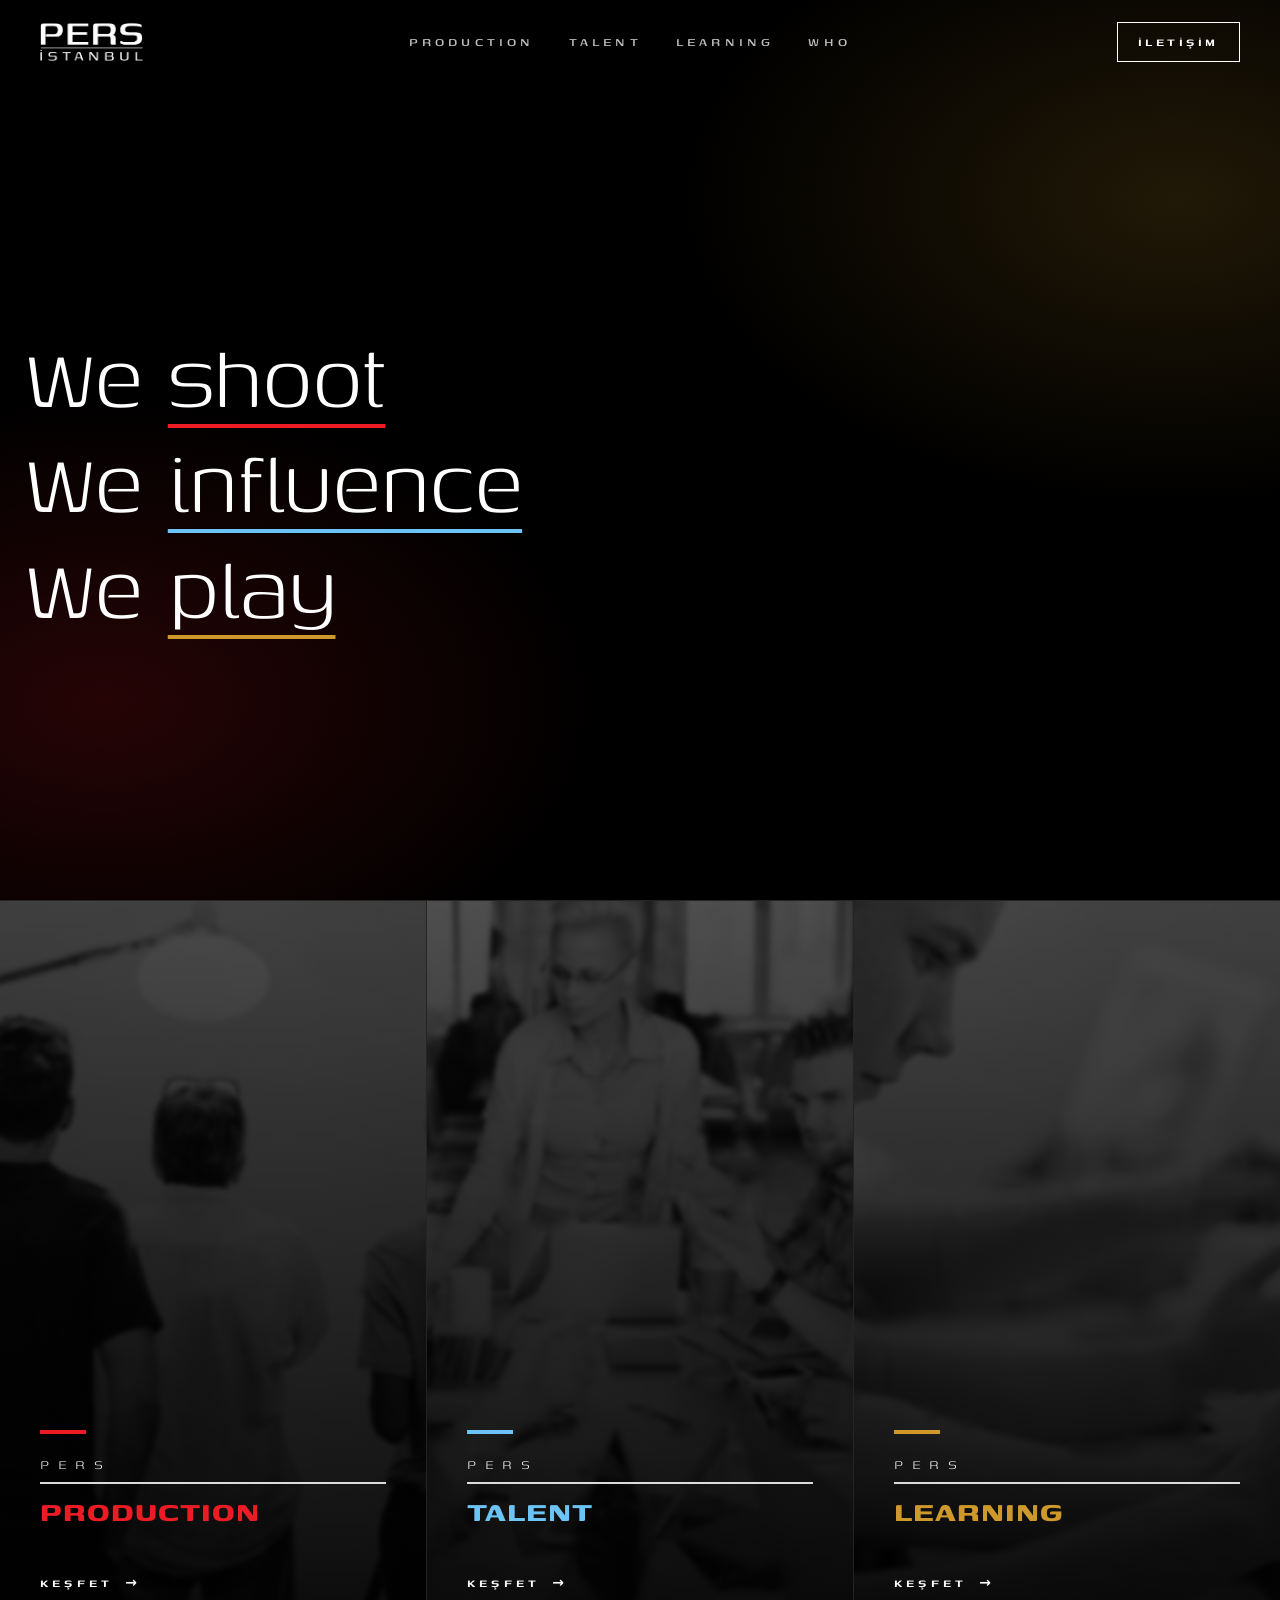
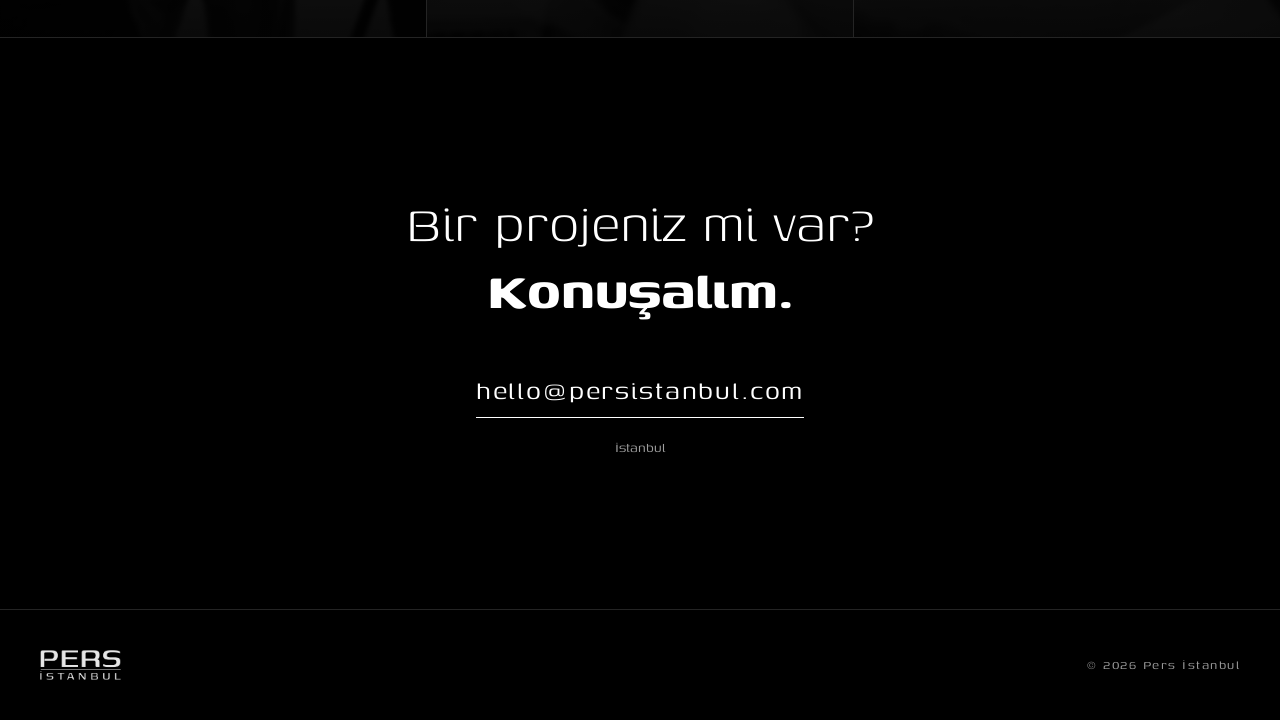
<file: index.html>
<!DOCTYPE html>
<html lang="tr">
<head>
<meta charset="utf-8">
<meta name="viewport" content="width=device-width, initial-scale=1">
<title>Pers İstanbul</title>
<meta name="description" content="Pers İstanbul — Pers Production, Pers Talent ve Pers Learning: prodüksiyon, influencer & UGC, dijital eğitim teknolojileri.">
<style>
@font-face{font-family:"Genos";src:url("assets/genos.woff2") format("woff2");font-weight:100 900;font-display:swap}
:root{
  --black:#000;--ink:#0b0b0b;--panel:#111;--line:rgba(255,255,255,.14);
  --white:#fff;--muted:rgba(255,255,255,.62);
  --red:#ED1C24;--gold:#CE982B;--silver:#E9E9E9;--blue:#6CC3F5;
}
*{box-sizing:border-box;margin:0;padding:0}
html{scroll-behavior:smooth}
body{background:var(--black);color:var(--white);font-family:"Genos",system-ui,sans-serif;font-size:20px;line-height:1.45;-webkit-font-smoothing:antialiased}
a{color:inherit;text-decoration:none}
img{display:block;max-width:100%}

/* NAV */
.nav{position:fixed;inset:0 0 auto 0;z-index:50;display:flex;align-items:center;justify-content:space-between;padding:22px 40px;transition:background .3s,padding .3s}
.nav.scrolled{background:rgba(0,0,0,.86);backdrop-filter:blur(10px);padding:14px 40px;border-bottom:1px solid var(--line)}
.nav .brand img{height:38px;width:auto}
.nav ul{display:flex;gap:34px;list-style:none;font-size:15px;letter-spacing:.28em;text-transform:uppercase;font-weight:500}
.nav ul a{opacity:.75;transition:opacity .2s}
.nav ul a:hover{opacity:1}
.m-only{display:none}
.burger{display:none;flex-direction:column;gap:7px;background:none;border:0;padding:10px;cursor:pointer;margin-left:auto}
.burger span{display:block;width:26px;height:2px;background:#fff;transition:transform .3s}
.nav.open .burger span:first-child{transform:translateY(4.5px) rotate(45deg)}
.nav.open .burger span:last-child{transform:translateY(-4.5px) rotate(-45deg)}
.nav ul a.on{color:var(--c,#fff)}
.nav .cta{border:1px solid var(--white);padding:9px 20px;font-size:14px;letter-spacing:.25em;text-transform:uppercase;font-weight:600;transition:background .2s,color .2s}
.nav .cta:hover{background:var(--white);color:var(--black)}

/* HERO */
.hero{min-height:100vh;display:flex;flex-direction:column;justify-content:center;align-items:center;text-align:center;padding:120px 24px 60px;position:relative;overflow:hidden}
.hero::before{content:"";position:absolute;inset:-20%;background:
  radial-gradient(40% 35% at 20% 70%,rgba(237,28,36,.16),transparent 70%),
  radial-gradient(40% 35% at 80% 30%,rgba(206,152,43,.16),transparent 70%);
  animation:drift 18s ease-in-out infinite alternate;pointer-events:none}
@keyframes drift{to{transform:translate(4%,-3%) rotate(3deg)}}
.hero{align-items:stretch;text-align:left}
.hero-in{position:relative;max-width:1240px;width:100%;margin:0 auto}
.kicker{font-size:14px;letter-spacing:.4em;text-transform:uppercase;color:var(--muted);margin-bottom:34px;opacity:0;animation:rise 1s .1s forwards}
.hero h1{font-weight:300;font-size:clamp(52px,8.4vw,132px);line-height:.98;letter-spacing:-.01em}
.hero h1 .w{display:block;width:max-content;opacity:0;animation:rise 1s var(--d) forwards;transition:color .3s,transform .4s}
.hero h1 .w i{font-style:normal;color:var(--c)}
.hero h1 .w u{text-decoration:underline;text-decoration-color:var(--c);text-decoration-thickness:max(2px,.035em);text-underline-offset:.16em;text-decoration-skip-ink:none}
.hero h1 .w:hover{color:var(--c);transform:translateX(14px)}
.hero .tag{margin-top:40px;font-size:clamp(19px,1.7vw,24px);color:var(--muted);max-width:620px;opacity:0;animation:rise 1s .9s forwards}
.hero .tag b{color:var(--white);font-weight:600}
.scroll-hint{position:absolute;bottom:34px;left:50%;translate:-50% 0;font-size:12px;letter-spacing:.4em;color:var(--muted);text-transform:uppercase;opacity:0;animation:rise 1s 1.2s forwards}
.scroll-hint::after{content:"";display:block;width:1px;height:46px;background:var(--white);margin:12px auto 0;animation:pulse 2s infinite}
@keyframes rise{from{opacity:0;transform:translateY(24px)}to{opacity:1;transform:none}}
@keyframes pulse{0%,100%{opacity:.2}50%{opacity:1}}

/* THREE DOORS */
.doors{display:flex;height:82vh;min-height:560px;border-top:1px solid var(--line);border-bottom:1px solid var(--line)}
.door{flex:1;position:relative;overflow:hidden;display:flex;flex-direction:column;justify-content:flex-end;padding:44px 40px;border-right:1px solid var(--line);transition:flex .7s cubic-bezier(.2,.8,.2,1),background .5s;cursor:pointer;--c:var(--white)}
.door:last-child{border-right:0}
.door:hover{flex:1.7;background:color-mix(in srgb,var(--c) 9%,transparent)}
.door .num{position:absolute;top:36px;left:40px;font-size:14px;letter-spacing:.35em;color:var(--muted)}
.door .big{position:absolute;right:-20px;top:50%;transform:translateY(-50%);font-size:min(30vw,420px);font-weight:700;line-height:.8;color:transparent;-webkit-text-stroke:1px rgba(255,255,255,.07);transition:-webkit-text-stroke-color .5s,transform .7s;pointer-events:none}
.door:hover .big{-webkit-text-stroke-color:color-mix(in srgb,var(--c) 45%,transparent);transform:translateY(-50%) translateX(-30px)}
.door .bar{width:46px;height:4px;background:var(--c);margin-bottom:22px;transition:width .6s}
.door:hover .bar{width:120px}
.mark{line-height:1}
.mark .p{display:block;font-weight:300;font-size:clamp(14px,1.3vw,19px);letter-spacing:.52em}
.mark .rule{display:block;height:2px;background:var(--white);margin:10px 0 10px;opacity:.85}
.mark .s{display:block;font-weight:700;font-size:clamp(26px,2.7vw,40px);letter-spacing:.03em}
.mark .s em{font-style:normal;color:var(--c)}
.door p{margin-top:22px;max-width:380px;color:var(--muted);font-size:19px;max-height:0;opacity:0;overflow:hidden;transition:max-height .6s,opacity .5s}
.door:hover p{max-height:200px;opacity:1}
.door .go{margin-top:22px;font-size:14px;letter-spacing:.3em;text-transform:uppercase;font-weight:600;display:inline-flex;gap:12px;align-items:center}
.door .go::after{content:"→";transition:transform .3s}
.door:hover .go::after{transform:translateX(8px)}
.door{isolation:isolate}
.door::after{content:"";position:absolute;inset:-24px;z-index:-2;background:var(--img) center/cover no-repeat;filter:blur(var(--blur,2px)) grayscale(1);transform:scale(1.02);transition:transform 1.2s,filter .6s}
.door:hover::after{transform:scale(1.08)}
.door::before{content:"";position:absolute;inset:0;z-index:-1;background:linear-gradient(180deg,rgba(0,0,0,.45) 0%,rgba(0,0,0,.7) 55%,rgba(0,0,0,.92) 100%);transition:background .6s}
.door:hover::before{background:linear-gradient(180deg,color-mix(in srgb,var(--c) 22%,rgba(0,0,0,.25)) 0%,rgba(0,0,0,.55) 55%,rgba(0,0,0,.9) 100%)}
.door .big{display:none}
.prod{--img:url("assets/door-production.jpg")}
.talent{--img:url("assets/door-talent.jpg")}
.learn{--img:url("assets/door-learning.jpg")}
.who{--img:url("assets/door-who.jpg")}
/* iç sayfa kapakları */
.cover{position:relative;margin:-170px -40px 70px;height:min(52vh,520px);display:flex;align-items:center;justify-content:center;overflow:hidden;isolation:isolate}
.cover::after{content:"";position:absolute;inset:-40px;z-index:-2;background:var(--img) center/cover no-repeat;filter:blur(var(--blur,5px)) grayscale(1)}
.cover::before{content:"";position:absolute;inset:0;z-index:-1;background:linear-gradient(180deg,rgba(0,0,0,.35),color-mix(in srgb,var(--c) 20%,rgba(0,0,0,.55)) 60%,transparent 100%)}
.cover h1{font-weight:300;font-size:clamp(40px,7vw,104px);letter-spacing:.32em;text-transform:uppercase;text-align:center;padding:0 20px;line-height:1.1}
.cover h1 i{display:block;font-style:normal;font-size:.22em;letter-spacing:.6em;color:var(--c);margin-top:18px;font-weight:600}
@media (max-width:900px){.cover{margin:-170px -22px 50px}}
.prod,section.unit.prod{--c:var(--red)}.talent,section.unit.talent{--c:var(--blue)}.learn,section.unit.learn{--c:var(--gold)}

/* SECTIONS */
section.unit{padding:140px 40px;border-bottom:1px solid var(--line);--c:var(--white)}
.unit .wrap{max-width:1240px;margin:0 auto;display:grid;grid-template-columns:5fr 7fr;gap:80px}
.unit .eyebrow{font-size:14px;letter-spacing:.4em;text-transform:uppercase;color:var(--c);font-weight:600;margin-bottom:28px}
.unit h2{font-weight:300;font-size:clamp(34px,3.6vw,54px);line-height:1.08;margin:34px 0 22px}
.unit h2 strong{font-weight:600}
.unit .lead{color:var(--muted);font-size:21px;max-width:440px}
.btn{display:inline-block;margin-top:36px;padding:15px 30px;background:var(--c);color:#000;font-weight:700;letter-spacing:.24em;text-transform:uppercase;font-size:14px;transition:transform .2s,box-shadow .2s}
.btn:hover{transform:translateY(-2px);box-shadow:0 10px 30px -10px var(--c)}
.services{display:grid;grid-template-columns:1fr 1fr;gap:1px;background:color-mix(in srgb,var(--c) 25%,transparent);border:1px solid var(--line);align-self:start}
.svc{background:rgba(0,0,0,.55);backdrop-filter:blur(6px);padding:34px 30px;transition:background .3s}
.svc:hover{background:var(--panel)}
.svc .i{font-size:13px;letter-spacing:.35em;color:var(--c);font-weight:600}
.svc h3{font-size:27px;font-weight:600;margin:14px 0 10px;letter-spacing:.02em}
.svc p{color:var(--muted);font-size:18px}
.svc.wide{grid-column:span 2}
.chips{display:flex;flex-wrap:wrap;gap:10px;margin-top:16px}
.chip{border:1px solid color-mix(in srgb,var(--c) 60%,transparent);padding:6px 14px;font-size:15px;letter-spacing:.08em}

/* PENALTI DEMO */
.demo{max-width:1240px;margin:110px auto 0}
.demo-head{display:flex;justify-content:space-between;align-items:flex-end;gap:20px;margin-bottom:22px;flex-wrap:wrap}
.demo h3{font-size:clamp(30px,3vw,44px);font-weight:700}
.demo h3 span{font-weight:300;color:var(--muted)}
.score{display:flex;gap:10px}
.score i{width:16px;height:16px;border-radius:50%;border:1px solid rgba(255,255,255,.4);display:block}
.score i.g{background:var(--white);border-color:var(--white)}
.score i.m{background:transparent;border-color:var(--red);position:relative}
.score i.m::after{content:"";position:absolute;inset:6px -2px;background:var(--red);transform:rotate(45deg)}
.stage{position:relative;border:1px solid var(--line);aspect-ratio:800/460;touch-action:none;user-select:none;overflow:hidden;background:#0d0d0d}
.stage svg{width:100%;height:100%;display:block}
.hint{position:absolute;left:50%;bottom:16%;transform:translateX(-50%);font-size:16px;letter-spacing:.2em;text-transform:uppercase;color:var(--white);background:rgba(0,0,0,.6);padding:8px 16px;pointer-events:none;opacity:0;transition:opacity .3s;white-space:nowrap}
.hint.on{opacity:1;animation:pulse 1.6s infinite}
.q{position:absolute;inset:0;background:rgba(0,0,0,.86);display:flex;flex-direction:column;justify-content:center;align-items:center;padding:28px;text-align:center;opacity:0;pointer-events:none;transition:opacity .35s}
.q.on{opacity:1;pointer-events:auto}
.q .n{font-size:13px;letter-spacing:.4em;color:var(--muted);text-transform:uppercase}
.q h4{font-size:clamp(22px,2.6vw,34px);font-weight:600;margin:14px 0 26px;max-width:680px;line-height:1.2}
.q .opts{display:grid;gap:10px;width:min(520px,100%)}
.q button{font:inherit;font-size:19px;background:transparent;color:var(--white);border:1px solid rgba(255,255,255,.3);padding:12px 18px;cursor:pointer;text-align:left;transition:all .2s}
.q button:hover{border-color:var(--white);background:rgba(255,255,255,.06)}
.q button.ok{border-color:#3ecf6e;color:#3ecf6e}
.q button.no{border-color:var(--red);color:var(--red)}
.q .end{font-size:clamp(40px,6vw,80px);font-weight:700;line-height:1}
.q .sub{color:var(--muted);margin:12px 0 28px}
.q .row{display:flex;gap:12px;flex-wrap:wrap;justify-content:center}
.q .row a,.q .row button{width:auto;text-align:center;letter-spacing:.2em;text-transform:uppercase;font-size:14px;font-weight:600;padding:14px 24px}
.q .row a{background:var(--white);color:#000}
.gtabs{display:flex;gap:10px;flex-wrap:wrap;margin-bottom:16px}
.gtab{font:inherit;font-size:15px;letter-spacing:.12em;text-transform:uppercase;font-weight:600;background:transparent;color:var(--muted);border:1px solid var(--line);padding:10px 18px;cursor:pointer;transition:all .2s}
.gtab:hover{color:#fff;border-color:rgba(255,255,255,.4)}
.gtab.on{color:#000;background:var(--c);border-color:var(--c)}
.game-frame{border:1px solid var(--line);height:min(780px,88vh);background:#0b1028}
.game-frame iframe{width:100%;height:100%;border:0;display:block}
.full{font-size:14px;letter-spacing:.25em;text-transform:uppercase;font-weight:600;border-bottom:1px solid var(--c);padding-bottom:4px}
.demo-note{margin-top:18px;color:var(--muted);font-size:17px;max-width:820px}
@media (max-width:900px){.q button{font-size:17px;padding:10px 14px}.q h4{margin:10px 0 16px}}

/* VIEWS */
.view{display:none}.view.on{display:block;animation:viewin .6s ease}
@keyframes viewin{from{opacity:0;transform:translateY(16px)}to{opacity:1;transform:none}}
section.unit.view{padding-top:170px;min-height:100vh;position:relative;overflow:hidden;isolation:isolate}
section.unit.view::before{content:"";position:absolute;inset:-20%;z-index:-1;pointer-events:none;
  background:radial-gradient(55% 50% at 15% 25%,color-mix(in srgb,var(--c) var(--glow,38%),transparent),transparent 72%),
             radial-gradient(50% 45% at 85% 75%,color-mix(in srgb,var(--c) calc(var(--glow,38%) * .75),transparent),transparent 72%),
             radial-gradient(80% 60% at 50% 110%,color-mix(in srgb,var(--c) calc(var(--glow,38%) * .45),transparent),transparent 70%);
  animation:drift 18s ease-in-out infinite alternate}

.back{display:inline-block;max-width:1240px;margin:0 auto 60px;font-size:14px;letter-spacing:.3em;text-transform:uppercase;color:var(--muted);transition:color .2s}
.back:hover{color:var(--c)}
section.unit .back{display:block}
.nav ul a.on{opacity:1;color:var(--c,#fff)}

/* WHO */
section.unit.who{--c:var(--white);--glow:22%}
.who .head{max-width:1240px;margin:0 auto 60px}
.who .head h2{margin:20px 0 0}
.team{max-width:1240px;margin:0 auto;display:grid;grid-template-columns:1fr 1fr;gap:28px}
.person{border:1px solid var(--line);background:rgba(0,0,0,.5);overflow:hidden}
.person .ph{aspect-ratio:16/10;background-size:cover;background-position:center top;filter:grayscale(1);transition:transform .8s,filter .6s}
.person:hover .ph{transform:scale(1.04)}
.person .tx{padding:28px 30px 32px}
.person h3{font-size:34px;font-weight:700;letter-spacing:.04em}
.person .role{margin-top:8px;font-size:14px;letter-spacing:.3em;text-transform:uppercase;color:var(--muted)}
.person .role b{font-weight:600}
@media (max-width:900px){.team{grid-template-columns:1fr}}

/* REFERANSLAR */
.refs{max-width:1240px;margin:110px auto 0}
.refs h3{font-size:clamp(28px,2.8vw,42px);font-weight:300;margin:14px 0 36px}
.refs h3 strong{font-weight:600}
.ref-grid{list-style:none;margin:0;padding:0 1px 1px 0;display:flex;flex-wrap:wrap;justify-content:center}
.ref-grid li{flex:0 0 calc(100% / 6);box-sizing:border-box;margin:0 -1px -1px 0;display:flex;align-items:center;justify-content:center;text-align:center;min-height:96px;padding:18px 16px;border:1px solid var(--line);font-size:17px;font-weight:600;letter-spacing:.14em;text-transform:uppercase;line-height:1.3;color:rgba(255,255,255,.55);transition:color .3s,background .3s}
@media (max-width:1100px){.ref-grid li{flex-basis:25%}}
@media (max-width:800px){.ref-grid li{flex-basis:calc(100% / 3)}}
.ref-grid li:hover{color:#fff;background:color-mix(in srgb,var(--c) 12%,transparent)}
@media (max-width:600px){.ref-grid li{flex-basis:50%;font-size:14px;min-height:80px;letter-spacing:.1em}}

.role b{white-space:nowrap}

/* CONTACT */
.contact{padding:150px 40px;text-align:center}
.contact h2{font-size:clamp(40px,5vw,78px);font-weight:300;line-height:1.05}
.contact h2 strong{font-weight:700}
.contact .pick{display:flex;justify-content:center;gap:14px;margin:46px 0 30px;flex-wrap:wrap}
.contact .pick button{font:inherit;font-size:15px;letter-spacing:.25em;text-transform:uppercase;background:none;color:var(--white);border:1px solid var(--line);padding:12px 22px;cursor:pointer;transition:all .2s}
.contact .pick button.on{border-color:var(--c);color:var(--c)}
.contact .mail{display:inline-block;margin-top:46px;font-size:clamp(22px,2.4vw,32px);letter-spacing:.06em;border-bottom:1px solid var(--white);padding-bottom:4px}
.contact small{display:block;margin-top:18px;color:var(--muted);font-size:16px}

footer{border-top:1px solid var(--line);padding:40px;display:flex;justify-content:space-between;align-items:center;gap:20px;flex-wrap:wrap;color:var(--muted);font-size:15px;letter-spacing:.1em}
footer img{height:30px;width:auto;opacity:.9}

.reveal{opacity:0;transform:translateY(30px);transition:opacity .9s,transform .9s}
.reveal.in{opacity:1;transform:none}

@media (max-width:900px){
  .nav{padding:16px 20px}.nav.scrolled{padding:12px 20px}.nav ul{position:fixed;inset:0;z-index:-1;flex-direction:column;justify-content:center;align-items:flex-start;gap:26px;padding:0 32px;background:#000;font-size:30px;letter-spacing:.18em;opacity:0;pointer-events:none;transition:opacity .35s}.nav.open{backdrop-filter:none;-webkit-backdrop-filter:none;background:transparent;border-bottom-color:transparent}.nav.open ul{opacity:1;pointer-events:auto}.nav.open,.nav.open.scrolled{backdrop-filter:none;-webkit-backdrop-filter:none;background:#000;border-bottom-color:transparent}.nav ul a{opacity:1}.nav .cta{display:none}.burger{display:flex}.nav .m-only{display:block}.nav .brand img{height:30px}
  .doors{flex-direction:column;height:auto}
  .door{min-height:300px;border-right:0;border-bottom:1px solid var(--line);padding:34px 24px}
  .door:hover{flex:1}
  .door p{max-height:none;opacity:1}
  section.unit{padding-left:22px;padding-right:22px}.unit .wrap{grid-template-columns:1fr;gap:44px}
  .services{grid-template-columns:1fr}.svc.wide{grid-column:auto}
  .contact{padding:100px 22px}
}
@media (prefers-reduced-motion:reduce){*{animation:none!important;transition:none!important}.reveal,.hero .w,.kicker,.hero .tag,.scroll-hint{opacity:1;transform:none}}
</style>
</head>
<body>

<nav class="nav" id="nav">
  <a href="#home" class="brand"><img src="assets/pers-logo-white.png" alt="Pers İstanbul"></a>
  <ul lang="en">
    <li><a href="#production">Production</a></li>
    <li><a href="#talent">Talent</a></li>
    <li><a href="#learning">Learning</a></li>
    <li><a href="#who">Who</a></li>
    <li class="m-only"><a href="#iletisim" data-scroll>İletişim</a></li>
  </ul>
  <a href="#iletisim" data-scroll class="cta">İletişim</a>
  <button class="burger" id="burger" aria-label="Menü" aria-expanded="false"><span></span><span></span></button>
</nav>

<div class="view" data-view="home">
<header class="hero" id="top">
  <div class="hero-in">
    <h1 lang="en">
      <a href="#production" class="w" style="--c:var(--red);--d:.25s">We <u>shoot</u></a>
      <a href="#talent" class="w" style="--c:var(--blue);--d:.45s">We <u>influence</u></a>
      <a href="#learning" class="w" style="--c:var(--gold);--d:.65s">We <u>play</u></a>
    </h1>
  </div>
</header>

<div class="doors">
  <a class="door prod" href="#production">
    <span class="big">P</span>
    <span class="bar"></span>
    <span class="mark"><span class="p">PERS</span><span class="rule"></span><span class="s"><em>PRODUCTION</em></span></span>
    <p>Fotoğraf ve video prodüksiyonu, kurumsal film, stüdyo kiralama.</p>
    <span class="go">Keşfet</span>
  </a>
  <a class="door talent" href="#talent">
    <span class="big">T</span>
    <span class="bar"></span>
    <span class="mark"><span class="p">PERS</span><span class="rule"></span><span class="s"><em>TALENT</em></span></span>
    <p>UGC içerik üretimi ve influencer menajerliği; markalar için doğru yüzler.</p>
    <span class="go">Keşfet</span>
  </a>
  <a class="door learn" href="#learning">
    <span class="big">L</span>
    <span class="bar"></span>
    <span class="mark"><span class="p">PERS</span><span class="rule"></span><span class="s"><em>LEARNING</em></span></span>
    <p>Dijital eğitim platformu yönetimi, oyunlaştırma ve kurumunuza özel SCORM paketleri.</p>
    <span class="go">Keşfet</span>
  </a>
</div>

</div>

<section class="unit prod view" id="production" data-view="production">
  <div class="cover"><h1 lang="en">Production<i lang="tr">Fotoğraf · Video · Stüdyo</i></h1></div>
  <a class="back" href="#home">← Geri</a>
  <div class="wrap">
    <div class="reveal">
      <div class="eyebrow">Prodüksiyon</div>
      <span class="mark"><span class="p">PERS</span><span class="rule"></span><span class="s"><em>PRODUCTION</em></span></span>
      <h2>Hikâyenizi <strong>kadraja</strong> taşıyoruz.</h2>
      <p class="lead">Fikirden son kurguya kadar fotoğraf ve video prodüksiyonu. Kendi projeleriniz için stüdyomuz da kiralanabilir.</p>
      <a class="btn" href="#iletisim" data-scroll data-unit="production">Teklif al</a>
    </div>
    <div class="services reveal">
      <div class="svc"><div class="i">A</div><h3>Video Çekimi</h3><p>Kurumsal film, reklam, belgesel, etkinlik ve eğitim videoları.</p></div>
      <div class="svc"><div class="i">B</div><h3>Fotoğraf Çekimi</h3><p>Ürün, kampanya, portre ve kurumsal fotoğraf.</p></div>
      <div class="svc wide"><div class="i">C</div><h3>Stüdyo Kiralama</h3><p>Çekimleriniz için saatlik ya da günlük stüdyo ve ekipman.</p>
        <div class="chips"><span class="chip">Saatlik</span><span class="chip">Günlük</span><span class="chip">Ekipmanlı</span></div></div>
    </div>
  </div>
  <div class="refs reveal">
    <div class="eyebrow">Referanslar</div>
    <h3>Birlikte <strong>çalıştığımız markalar.</strong></h3>
    <ul class="ref-grid" lang="en"><li>5in1 Canpolat</li><li>Acıbadem Bupa</li><li>Alem Dergisi</li><li>Alix Avien</li><li>Altınyıldız Classics</li><li>Arcon Kozmetik</li><li>Atelier Rebul</li><li>Beaute Kozmetik</li><li>Beymen Beauty Studio</li><li>Beymen Business</li><li>Beymen Club</li><li>Boyner</li><li>Coffy</li><li>Creadenta</li><li>Doğuş Holding</li><li>Domino&#x27;s</li><li>Elca Kozmetik</li><li>Flormar</li><li>Gardırop Magazine</li><li>Gratis</li><li>Hemington</li><li>Joker Baby</li><li>Kahve Dünyası</li><li>Kısmetce</li><li>Lizay</li><li>Neslihan Canpolat</li><li>Nocturne</li><li>Penti</li><li>Pınar Süt</li><li>Simit Sarayı</li><li>Sinoz</li><li>Suwen</li><li>Tarım Kredi</li><li>Te-Ha Kozmetik</li><li>Up&amp;Fit</li><li>Urban Care</li></ul>
  </div>
</section>

<section class="unit talent view" id="talent" data-view="talent">
  <div class="cover"><h1 lang="en">Talent<i lang="tr">UGC · Influencer</i></h1></div>
  <a class="back" href="#home">← Geri</a>
  <div class="wrap">
    <div class="reveal">
      <div class="eyebrow">Influencer & UGC</div>
      <span class="mark"><span class="p">PERS</span><span class="rule"></span><span class="s"><em>TALENT</em></span></span>
      <h2>Markanız için <strong>doğru ses.</strong></h2>
      <p class="lead">Gerçek insanların ağzından içerik: UGC üretimi ve yönettiğimiz influencer'larla uçtan uca kampanyalar.</p>
      <a class="btn" href="#iletisim" data-scroll data-unit="talent">Kampanya konuşalım</a>
    </div>
    <div class="services reveal">
      <div class="svc"><div class="i">A</div><h3>UGC İçerik</h3><p>Reels, TikTok ve reklam için kullanıcı gözünden üretilmiş içerikler.</p></div>
      <div class="svc"><div class="i">B</div><h3>Menajerlik</h3><p>İçerik üreticilerimizin marka işbirlikleri ve kariyer yönetimi.</p></div>
      <div class="svc wide"><div class="i">C</div><h3>Yeteneklerimiz</h3><p>Influencer kadromuz yakında burada.</p></div>
    </div>
  </div>
</section>

<section class="unit learn view" id="learning" data-view="learning">
  <div class="cover"><h1 lang="en">Learning<i lang="tr">Dijital Eğitim · Oyunlaştırma</i></h1></div>
  <a class="back" href="#home">← Geri</a>
  <div class="wrap">
    <div class="reveal">
      <div class="eyebrow">Eğitim Teknolojileri</div>
      <span class="mark"><span class="p">PERS</span><span class="rule"></span><span class="s"><em>LEARNING</em></span></span>
      <h2>Eğitimi <strong>oyuna</strong> çeviriyoruz.</h2>
      <p class="lead">Dijital eğitim platformunuzu yönetiyor, LMS'inize oyunlaştırılmış uygulamalar ve kurumunuza özel SCORM paketleri hazırlıyoruz.</p>
      <a class="btn" href="#iletisim" data-scroll data-unit="learning">Demo isteyin</a>
    </div>
    <div class="services reveal">
      <div class="svc"><div class="i">A</div><h3>Kiralık Teknolog</h3><p>LMS yönetimi, raporlama ve dijital eğitim danışmanlığı.</p></div>
      <div class="svc"><div class="i">B</div><h3>Özel SCORM</h3><p>Markanızın diline ve kimliğine göre uyarlanan eğitim paketleri.</p></div>
      <div class="svc wide"><div class="i">C</div><h3>Oyunlaştırma Serisi</h3><p>Her LMS'e yüklenebilen, özelleştirilebilir eğitim oyunları.</p>
        <div class="chips"><span class="chip">Düello</span><span class="chip">Penaltı</span><span class="chip">Oryantasyon Yarışması</span></div></div>
    </div>
  </div>

  <div class="demo reveal" id="penalti">
    <div class="demo-head">
      <div>
        <div class="eyebrow">Canlı demolar</div>
        <h3 id="gTitle">Penaltı Ligi <span>— soruyu bil, şutu çek.</span></h3>
      </div>
      <a class="full" id="gFull" href="games/penalti/index.html?v=4" target="_blank" rel="noopener">Tam ekran oyna ↗</a>
    </div>
    <div class="gtabs" role="tablist">
      <button class="gtab on" data-g="0" role="tab">Penaltı Ligi</button>
      <button class="gtab" data-g="1" role="tab">Düello</button>
      <button class="gtab" data-g="2" role="tab">Oryantasyon Maratonu</button>
    </div>
    <div class="game-frame"><iframe id="gFrame" src="games/penalti/index.html?v=4" title="Oyun demosu" loading="lazy"></iframe></div>
    <p class="demo-note" id="gNote"></p>
  </div>
</section>

<section class="unit who view" id="who" data-view="who">
  <div class="cover"><h1 lang="en">Who<i lang="tr">Ekip</i></h1></div>
  <a class="back" href="#home">← Geri</a>
  <div class="team">
    <div class="person reveal">
      <div class="ph" style="background-image:url('assets/team/sarper.jpg')"></div>
      <div class="tx"><h3>Sarper</h3><div class="role" lang="en"><b style="color:var(--red)">Pers Production</b> · <b style="color:var(--blue)">Pers Talent</b></div></div>
    </div>
    <div class="person reveal">
      <div class="ph" style="background-image:url('assets/team/alper.jpg')"></div>
      <div class="tx"><h3>Alper</h3><div class="role" lang="en"><b style="color:var(--red)">Pers Production</b> · <b style="color:var(--gold)">Pers Learning</b></div></div>
    </div>
  </div>
</section>

<section class="contact" id="iletisim">
  <h2 class="reveal">Bir projeniz mi var?<br><strong>Konuşalım.</strong></h2>
  <a class="mail reveal" id="mail" href="mailto:hello@persistanbul.com">hello@persistanbul.com</a>
  <small class="reveal">İstanbul</small>
</section>

<footer>
  <img src="assets/pers-logo-white.png" alt="Pers İstanbul">
  <span>© 2026 Pers İstanbul</span>
</footer>

<script>
const nav=document.getElementById('nav');
addEventListener('scroll',()=>nav.classList.toggle('scrolled',scrollY>40),{passive:true});
const burger=document.getElementById('burger');
burger.addEventListener('click',()=>{const o=nav.classList.toggle('open');burger.setAttribute('aria-expanded',o)});
document.querySelectorAll('.nav ul a').forEach(a=>a.addEventListener('click',()=>{nav.classList.remove('open');burger.setAttribute('aria-expanded',false)}));


const io=new IntersectionObserver(es=>es.forEach(e=>{if(e.isIntersecting){e.target.classList.add('in');io.unobserve(e.target)}}),{threshold:.15});
document.querySelectorAll('.reveal').forEach(el=>io.observe(el));

// İletişim: hangi birim için yazıldığını konu satırına ekle
const subjects={production:'Pers Production – Teklif',talent:'Pers Talent – Kampanya',learning:'Pers Learning – Demo'};
const mail=document.getElementById('mail');
function pick(unit){
  document.querySelectorAll('#pick button').forEach(b=>b.classList.toggle('on',b.dataset.unit===unit));
  mail.href='mailto:hello@persistanbul.com?subject='+encodeURIComponent(subjects[unit]);
}
document.querySelectorAll('[data-unit]').forEach(el=>el.addEventListener('click',()=>pick(el.dataset.unit)));


/* ---------- SAYFALAR (hash) ---------- */
const VIEWS=['home','production','talent','learning','who'];
const COL={production:'var(--red)',talent:'var(--blue)',learning:'var(--gold)',who:'#fff'};
function route(){
  let h=location.hash.slice(1);
  if(!VIEWS.includes(h)){
    if(h&&document.getElementById(h)&&document.querySelector('.view.on'))return; // sayfa içi bağlantı (iletisim, penalti)
    h='home';
  }
  document.querySelectorAll('.view').forEach(v=>v.classList.toggle('on',v.dataset.view===h));
  document.querySelectorAll('.nav ul a').forEach(a=>{const on=a.getAttribute('href')==='#'+h;a.classList.toggle('on',on);a.style.setProperty('--c',COL[h]||'#fff')});
  document.title=h==='home'?'Pers İstanbul':'Pers '+h[0].toUpperCase()+h.slice(1)+' — Pers İstanbul';
  scrollTo({top:0,behavior:'instant'});
}
addEventListener('hashchange',route);route();
// İletişim gibi sayfa içi bağlantılar: görünümü değiştirmeden kaydır
document.querySelectorAll('a[data-scroll]').forEach(a=>a.addEventListener('click',e=>{
  e.preventDefault();document.querySelector(a.getAttribute('href')).scrollIntoView({behavior:'smooth'});
}));


/* ---------- OYUN SEKMELERİ ---------- */
(function(){
 var G=[
  {src:'games/penalti/index.html?v=4',t:'Penaltı Ligi <span>— soruyu bil, şutu çek.</span>',n:'Her doğru cevap bir penaltı hakkı; puan hem oyuncuya hem mağazaya yazılır, oyuncu ve mağaza ligi birlikte tutulur.'},
  {src:'games/duello.html?v=1',t:'Düello <span>— rakibini bul, hızlı ve doğru cevapla.</span>',n:'İki çalışan canlı eşleşir, aynı 3 soruyu yanıtlar; doğru ve hızlı cevap kazandırır, galibiyetler liderlik tablosunda toplanır.'},
  {src:'games/oryantasyon.html?v=1',t:'Oryantasyon Maratonu <span>— izle, ilerle, bitişe koş.</span>',n:'Yeni çalışanın eğitim paketleri pist üzerindeki etaplara dönüşür; her tamamlanan paket bir sonraki etabın kilidini açar.'}];
 var tail=' Sorular, içerik, renkler ve logo kurumunuza göre uyarlanır; SCORM paketi olarak her LMS’e yüklenir.';
 function set(i){var g=G[i];document.getElementById('gFrame').src=g.src;document.getElementById('gFull').href=g.src;
  document.getElementById('gTitle').innerHTML=g.t;document.getElementById('gNote').textContent=g.n+tail;
  document.querySelectorAll('.gtab').forEach(function(b){b.classList.toggle('on',+b.dataset.g===i)})}
 document.querySelectorAll('.gtab').forEach(function(b){b.onclick=function(){set(+b.dataset.g)}});
 document.getElementById('gNote').textContent=G[0].n+tail;
})();
</script>
</body>
</html>
</file>
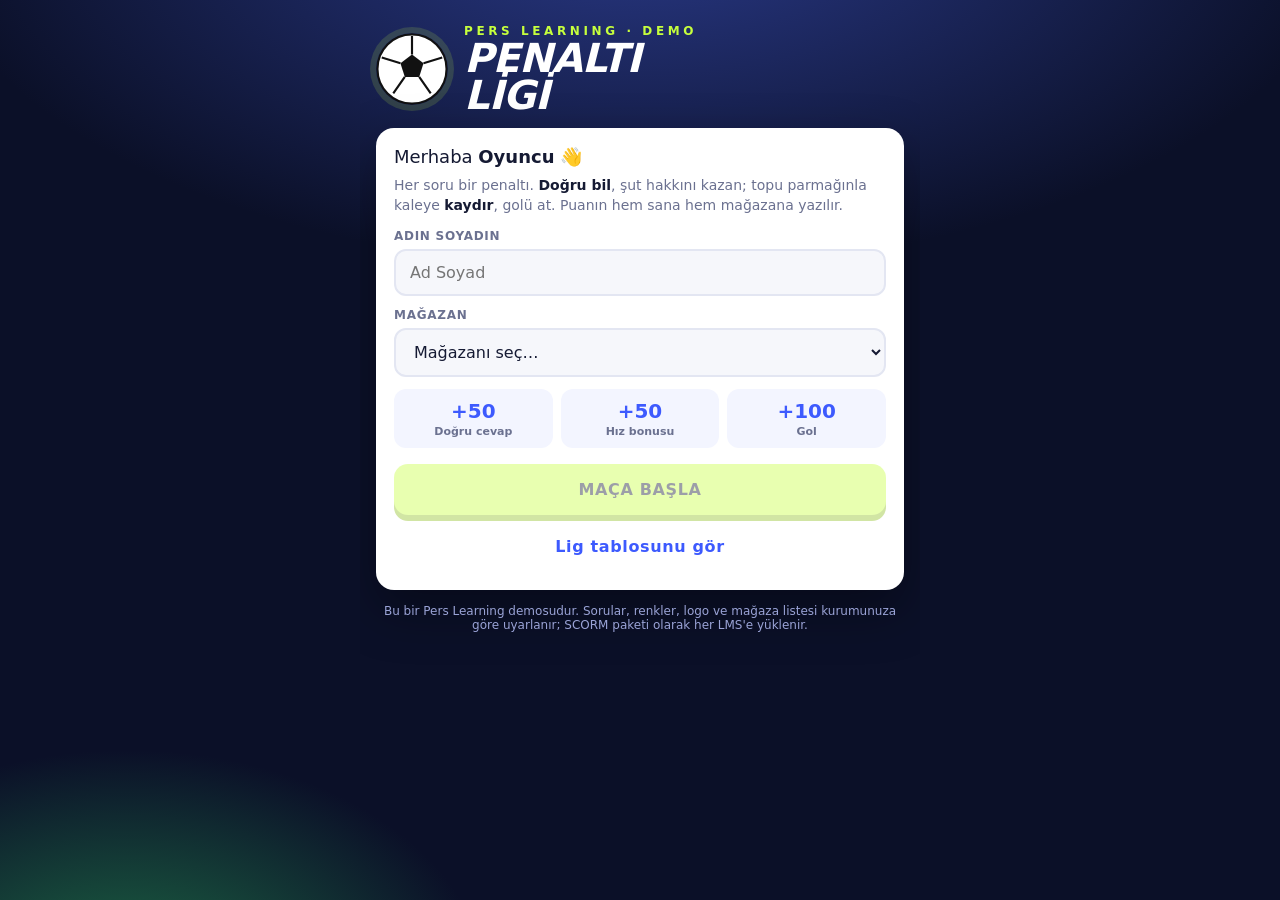
<file: games/penalti/index.html>
<!doctype html>
<html lang="tr">
<head>
<meta charset="utf-8">
<meta name="viewport" content="width=device-width, initial-scale=1, maximum-scale=1, user-scalable=no">
<title>Penaltı Ligi — Pers Learning demo</title>
<link rel="stylesheet" href="style.css">
</head>
<body>
<div id="app">

  <!-- ===== GİRİŞ ===== -->
  <section id="scr-start" class="screen active">
    <div class="brand">
      <div class="brand-ball"></div>
      <div>
        <div class="brand-kicker">PERS LEARNING · DEMO</div>
        <h1>PENALTI<br>LİGİ</h1>
      </div>
    </div>

    <div class="card">
      <div class="hello">Merhaba <b id="lbl-name">Oyuncu</b> 👋</div>
      <p class="rules">Her soru bir penaltı. <b>Doğru bil</b>, şut hakkını kazan; topu parmağınla kaleye <b>kaydır</b>, golü at. Puanın hem sana hem mağazana yazılır.</p>

      <div id="name-row" class="field hidden">
        <label for="inp-name">Adın Soyadın</label>
        <input id="inp-name" type="text" maxlength="40" placeholder="Ad Soyad">
      </div>
      <div id="store-known" class="store-known hidden"><span>📍</span><div><small>MAĞAZAN</small><b id="lbl-store"></b></div></div>
      <div id="store-field" class="field hidden">
        <label for="sel-store">Mağazan</label>
        <select id="sel-store"><option value="">Mağazanı seç…</option></select>
      </div>

      <div class="score-key">
        <div><span>+50</span>Doğru cevap</div>
        <div><span>+50</span>Hız bonusu</div>
        <div><span>+100</span>Gol</div>
      </div>

      <button id="btn-start" class="btn primary" disabled>MAÇA BAŞLA</button>
      <button id="btn-board" class="btn ghost">Lig tablosunu gör</button>
    </div>
    <div id="demo-note" class="demo-note hidden">Bu bir Pers Learning demosudur. Sorular, renkler, logo ve mağaza listesi kurumunuza göre uyarlanır; SCORM paketi olarak her LMS'e yüklenir.</div>
  </section>

  <!-- ===== MAÇ ===== -->
  <section id="scr-game" class="screen">
    <header class="hud">
      <div class="hud-box"><small>PUAN</small><b id="hud-score">0</b></div>
      <div class="hud-dots" id="hud-dots"></div>
      <div class="hud-box right"><small>GOL</small><b id="hud-goals">0</b></div>
    </header>

    <div class="stage">
      <div id="pitch" class="pitch">
        <canvas id="crowd" class="crowd" aria-hidden="true"></canvas>
        <div class="boards" aria-hidden="true"><div class="boards-track"><span>PERS LEARNING</span><span>PENALTI LİGİ</span><span>PERS LEARNING</span><span>PENALTI LİGİ</span><span>PERS LEARNING</span><span>PENALTI LİGİ</span><span>PERS LEARNING</span><span>PENALTI LİGİ</span></div></div>
        <div class="goal-shadow"></div>
        <div id="goal" class="goal">
          <div class="net"></div>
          <div id="keeper" class="keeper">
            <svg class="gk" viewBox="0 0 120 170" aria-hidden="true">
              <defs>
                <linearGradient id="gkShirt" x1="0" x2="1">
                  <stop offset="0" stop-color="#c94a1c"/><stop offset=".45" stop-color="#ff7a3d"/><stop offset="1" stop-color="#b8401a"/>
                </linearGradient>
                <linearGradient id="gkSkin" x1="0" x2="1">
                  <stop offset="0" stop-color="#d9a074"/><stop offset=".5" stop-color="#f0c39a"/><stop offset="1" stop-color="#c98d62"/>
                </linearGradient>
                <radialGradient id="gkShadow"><stop offset="0" stop-color="rgba(0,0,0,.45)"/><stop offset="1" stop-color="rgba(0,0,0,0)"/></radialGradient>
              </defs>
              <ellipse cx="60" cy="165" rx="34" ry="5" fill="url(#gkShadow)"/>
              <g class="body">
                <!-- bacaklar (çömelmiş hazır duruş) -->
                <g class="legs" stroke-linecap="round" stroke-linejoin="round" fill="none">
                  <path d="M52 104 L42 128 L40 152" stroke="#1d2340" stroke-width="13"/>
                  <path d="M68 104 L78 128 L80 152" stroke="#1d2340" stroke-width="13"/>
                  <path d="M42.5 127 L40 152" stroke="#ff7a3d" stroke-width="11.5"/>
                  <path d="M77.5 127 L80 152" stroke="#ff7a3d" stroke-width="11.5"/>
                  <path d="M42 131 L41.6 135" stroke="#fff" stroke-width="11.5" stroke-linecap="butt"/>
                  <path d="M78 131 L78.4 135" stroke="#fff" stroke-width="11.5" stroke-linecap="butt"/>
                </g>
                <path d="M30 152 Q30 158 36 160 L48 160 Q50 154 46 150 L38 149 Z" fill="#111"/>
                <path d="M90 152 Q90 158 84 160 L72 160 Q70 154 74 150 L82 149 Z" fill="#111"/>
                <path d="M33 157 L47 157" stroke="#c6ff3d" stroke-width="1.6"/>
                <path d="M87 157 L73 157" stroke="#c6ff3d" stroke-width="1.6"/>
                <!-- şort -->
                <path d="M45 84 L75 84 L80 108 L63 110 L60 100 L57 110 L40 108 Z" fill="#1d2340"/>
                <path d="M45 84 L75 84 L75.6 88 L44.4 88 Z" fill="#0f1430"/>
                <!-- gövde -->
                <path d="M41 42 Q60 36 79 42 L77 66 Q76 80 74 87 L46 87 Q44 80 43 66 Z" fill="url(#gkShirt)"/>
                <path d="M53 41 Q60 47 67 41" fill="none" stroke="#1d2340" stroke-width="2.4" stroke-linecap="round"/>
                <path d="M46 52 L74 52" stroke="rgba(0,0,0,.12)" stroke-width="5"/>
                <text x="60" y="76" text-anchor="middle" font-family="system-ui,Arial" font-size="17" font-weight="900" fill="#1d2340" opacity=".9">1</text>
                <!-- kollar (uzun kollu kaleci forması + eldiven) -->
                <g class="arm arm-l">
                  <path d="M45 46 L29 64 L21 84" fill="none" stroke="#d65a24" stroke-width="11" stroke-linecap="round" stroke-linejoin="round"/>
                  <path d="M45 46 L29 64" fill="none" stroke="rgba(255,255,255,.12)" stroke-width="4" stroke-linecap="round"/>
                  <path d="M14 82 Q12 92 16 98 Q22 102 27 97 L29 86 Q24 80 14 82 Z" fill="#f4f6fb"/>
                  <path d="M14 83 L28 86" stroke="#c6ff3d" stroke-width="3"/>
                  <path d="M16 97 L14 102 M20 99 L19 104 M24 98 L24 103" stroke="#e6e9f2" stroke-width="3" stroke-linecap="round"/>
                </g>
                <g class="arm arm-r">
                  <path d="M75 46 L91 64 L99 84" fill="none" stroke="#d65a24" stroke-width="11" stroke-linecap="round" stroke-linejoin="round"/>
                  <path d="M75 46 L91 64" fill="none" stroke="rgba(255,255,255,.12)" stroke-width="4" stroke-linecap="round"/>
                  <path d="M106 82 Q108 92 104 98 Q98 102 93 97 L91 86 Q96 80 106 82 Z" fill="#f4f6fb"/>
                  <path d="M106 83 L92 86" stroke="#c6ff3d" stroke-width="3"/>
                  <path d="M104 97 L106 102 M100 99 L101 104 M96 98 L96 103" stroke="#e6e9f2" stroke-width="3" stroke-linecap="round"/>
                </g>
                <!-- boyun + baş -->
                <rect x="55" y="29" width="10" height="11" rx="3" fill="#c98d62"/>
                <ellipse cx="48.5" cy="22" rx="2.6" ry="3.6" fill="#d9a074"/>
                <ellipse cx="71.5" cy="22" rx="2.6" ry="3.6" fill="#d9a074"/>
                <ellipse cx="60" cy="20" rx="11.5" ry="13" fill="url(#gkSkin)"/>
                <path d="M48.5 18 Q48 6 60 5.5 Q72 6 71.5 18 Q69 11 60 11 Q51 11 48.5 18 Z" fill="#2b1d14"/>
                <path d="M53 17.2 L57.5 16.6 M62.5 16.6 L67 17.2" stroke="#2b1d14" stroke-width="1.5" stroke-linecap="round"/>
                <circle cx="55.6" cy="20.4" r="1.25" fill="#1b130d"/><circle cx="64.4" cy="20.4" r="1.25" fill="#1b130d"/>
                <path d="M60 21 L59 25.5 L61 25.8" fill="none" stroke="#b07850" stroke-width="1" stroke-linecap="round"/>
                <path d="M56.5 28.6 Q60 30 63.5 28.6" fill="none" stroke="#8c4f36" stroke-width="1.3" stroke-linecap="round"/>
                <path d="M50 24 Q52 32 60 33 Q68 32 70 24" fill="none" stroke="rgba(43,29,20,.35)" stroke-width="2.2"/>
              </g>
            </svg>
          </div>
        </div>
        <div class="box-line"></div>
        <div class="spot"></div>
        <div id="ball-shadow" class="ball-shadow"></div>
        <div id="ball" class="ball"><div class="ball-skin"></div></div>
        <div id="aim" class="aim hidden"></div>
        <div id="swipe-hint" class="swipe-hint hidden"><span>☝️</span>Topu kaleye doğru kaydır</div>
        <div id="banner" class="banner hidden"></div>
      </div>

      <!-- Soru kartı -->
      <div id="qcard" class="qcard hidden">
        <div class="q-top">
          <span id="q-no">PENALTI 1/10</span>
          <span class="timer"><i id="q-timer-bar"></i><b id="q-timer">20</b></span>
        </div>
        <div id="q-text" class="q-text"></div>
        <div id="q-opts" class="q-opts"></div>
      </div>
    </div>
  </section>

  <!-- ===== MAÇ SONU / LİG ===== -->
  <section id="scr-end" class="screen">
    <div id="end-head" class="end-head">
      <small>MAÇ SONU</small>
      <div class="end-score"><b id="end-score">0</b><span>puan</span></div>
      <div class="end-stats">
        <div><b id="end-correct">0</b><small>doğru</small></div>
        <div><b id="end-goals">0</b><small>gol</small></div>
        <div><b id="end-best">0</b><small>en iyi skorun</small></div>
      </div>
      <p id="end-msg" class="end-msg"></p>
    </div>

    <div class="card board">
      <div class="tabs">
        <button class="tab active" data-tab="players">Oyuncu Ligi</button>
        <button class="tab" data-tab="stores">Mağaza Ligi</button>
      </div>
      <div id="board-season" class="season"></div>
      <div id="board-players" class="board-list"></div>
      <div id="board-stores" class="board-list hidden"></div>
      <p class="board-note">Oyuncu ligi: her oyuncunun en iyi maç skoru. Mağaza ligi: o mağazadaki oyuncuların en iyi skorlarının toplamı — ne kadar çok kişi oynarsa mağaza o kadar yükselir.</p>
    </div>

    <button id="btn-again" class="btn primary">RÖVANŞ</button>
    <button id="btn-home" class="btn ghost">Ana ekran</button>
  </section>

</div>
<script src="config.js"></script>
<script src="questions.js"></script>
<script src="scorm.js"></script>
<script src="crowd.js"></script>
<script src="game.js"></script>
</body>
</html>
</file>
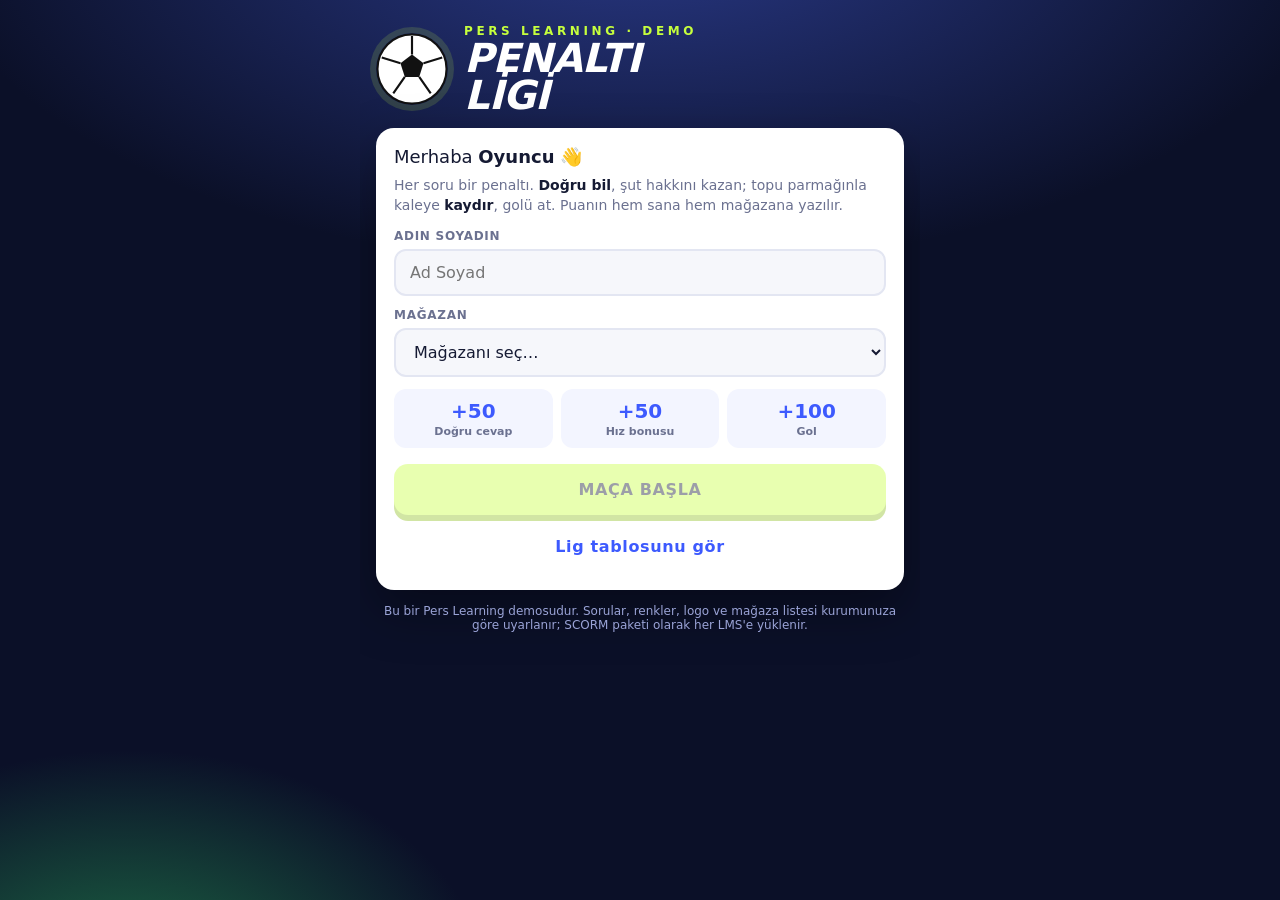
<file: games/cevir-kazan.html>
<!DOCTYPE html><html lang="tr"><head><meta charset="utf-8"><title>Penaltı Ligi</title><meta http-equiv="refresh" content="0; url=penalti/index.html"><script>location.replace("penalti/index.html")</script></head><body></body></html>
</file>
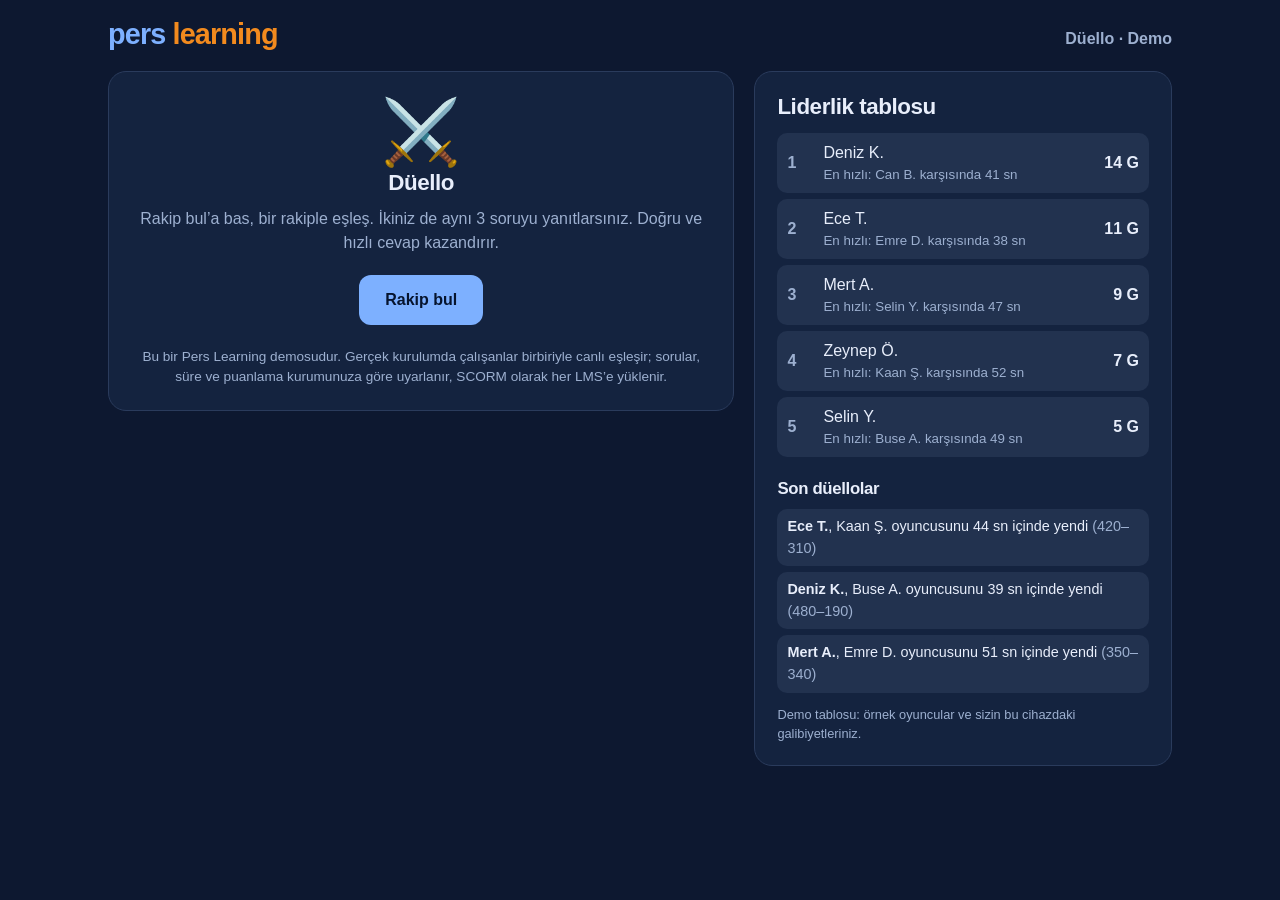
<file: games/duello.html>
<!DOCTYPE html>
<html lang="tr">
<head>
<meta charset="UTF-8">
<meta name="viewport" content="width=device-width, initial-scale=1">
<title>Düello — Pers Learning demo</title>
<style>:root{--bg:#0d1830;--card:#14233f;--ink:#e8eefb;--mute:#9db0d0;--line:#2a3b5c;--blue:#7db0ff;--btn:#7db0ff;--btn-ink:#06142e;--orange:#f28a1e;--ok:#6fd99a;--okbg:#12301f;--bad:#ff9a90;--badbg:#3a1a1a;--bar:#22324f;color-scheme:dark}
*, *:before, *:after {
        box-sizing: border-box
    }

    body {
        margin: 0;
        background: var(--bg);
        color: var(--ink);
        font-family: "Poppins", "Segoe UI", "Helvetica Neue", Arial, sans-serif;
        font-size: 16px;
        line-height: 1.5
    }

    button {
        font: inherit;
        color: inherit;
        cursor: pointer
    }

    :focus-visible {
        outline: 3px solid var(--orange);
        outline-offset: 2px
    }

    h1, h2, h3 {
        margin: 0;
        letter-spacing: -.02em;
        line-height: 1.2
    }

    h2 {
        font-size: 1.4rem
    }

    h2:focus {
        outline: none
    }

    p {
        margin: 10px 0 0
    }

    .mute {
        color: var(--mute)
    }

    .wrap {
        max-width: 1100px;
        margin: 0 auto;
        padding: 0 18px 40px
    }

    .top {
        display: flex;
        justify-content: space-between;
        align-items: baseline;
        gap: 10px;
        padding: 20px 0 6px;
        flex-wrap: wrap
    }

    .logo {
        font-size: 1.8rem;
        font-weight: 800;
        letter-spacing: -.03em;
        line-height: 1
    }

    .logo b {
        color:var(--blue)
    }

    .logo i {
        color: var(--orange)
    }

    .top span {
        color: var(--mute);
        font-weight: 600
    }

    .grid {
        display: grid;
        grid-template-columns: minmax(0, 1.2fr) minmax(280px, .8fr);
        gap: 20px;
        align-items: start;
        margin-top: 14px
    }

    .card {
        background: var(--card);
        border: 1px solid var(--line);
        border-radius: 18px;
        padding: 22px
    }

    .btn {
        border: 0;
        border-radius: 12px;
        padding: 13px 26px;
        font-weight: 700;
        background: var(--btn);
        color: var(--btn-ink)
    }

    .btn.ghost {
        background: none;
        color: var(--blue);
        border: 2px solid var(--blue);
        padding: 11px 24px
    }

    .btn[disabled] {
        opacity: .45;
        cursor: default
    }

    .center {
        text-align: center
    }

    .cta {
        margin-top: 20px
    }

    .hero {
        font-size: 4rem;
        line-height: 1;
        margin: 6px 0
    }

    .glass {
        display: inline-block;
        font-size: 4.2rem;
        animation: flip 2s ease-in-out infinite
    }

    @keyframes flip {
        0%, 40% {
            transform:rotate(0)
        }

        60%, 100% {
            transform: rotate(180deg)
        }
    }

    .vs {
        display: grid;
        grid-template-columns: 1fr auto 1fr;
        gap: 12px;
        align-items: center;
        margin: 18px 0
    }

    .vs div {
        padding: 14px;
        border-radius: 14px;
        background: var(--bar);
        font-weight: 700;
        text-align: center;
        overflow-wrap: anywhere
    }

    .vs b {
        color: var(--orange);
        font-size: 1.6rem
    }

    .big {
        font-size: 3.4rem;
        font-weight: 800;
        line-height: 1;
        color: var(--blue)
    }

    .meta {
        display: flex;
        justify-content: space-between;
        align-items: center;
        gap: 10px;
        flex-wrap: wrap;
        margin-bottom: 12px
    }

    .chip {
        display: inline-block;
        padding: 4px 14px;
        border-radius: 99px;
        font-weight: 700;
        font-size: .92rem;
        color: #fff
    }

    .tm {
        height: 12px;
        border-radius: 99px;
        background: var(--bar);
        overflow: hidden;
        margin: 6px 0 4px
    }

    .tb {
        height: 100%;
        background: var(--ok);
        width: 100%
    }

    .tb.low {
        background: var(--bad)
    }

    .opts {
        display: grid;
        gap: 10px;
        margin-top: 16px
    }

    .opt {
        text-align: left;
        background: var(--card);
        border: 2px solid var(--line);
        border-radius: 12px;
        padding: 13px 16px;
        display: flex;
        gap: 10px
    }

    .opt:hover:not([disabled]) {
        border-color: var(--blue)
    }

    .opt[disabled] {
        cursor: default
    }

    .opt.right {
        border-color: var(--ok);
        background: var(--okbg)
    }

    .opt.wrong {
        border-color: var(--bad);
        background: var(--badbg)
    }

    .opt.mine {
        border-color: var(--blue);
        background: var(--bar)
    }

    .opt em {
        font-style: normal;
        font-weight: 700;
        margin-left: auto;
        white-space: nowrap
    }

    .fb {
        margin-top: 16px;
        padding: 14px 16px;
        border-radius: 12px;
        background: var(--bar)
    }

    .rows {
        list-style: none;
        margin: 14px 0 0;
        padding: 0;
        display: grid;
        gap: 8px;
        text-align: left
    }

    .rows li {
        padding: 10px 12px;
        border-radius: 10px;
        background: var(--bar);
        font-size: .93rem
    }

    .rows .l2 {
        display: flex;
        justify-content: space-between;
        gap: 10px;
        margin-top: 4px;
        font-weight: 700
    }

    .ok {
        color:var(--ok)
    }

    .no {
        color: var(--bad)
    }

    .lb {
        list-style: none;
        margin: 12px 0 0;
        padding: 0;
        display: grid;
        gap: 6px
    }

    .lb li {
        display: grid;
        grid-template-columns: 28px 1fr auto;
        gap: 8px;
        align-items: center;
        padding: 8px 10px;
        border-radius: 10px;
        background: var(--bar)
    }

    .lb li.me {
        outline: 2px solid var(--orange);
        background: var(--card)
    }

    .lb .rk {
        font-weight: 800;
        color: var(--mute)
    }

    .lb .sc {
        font-weight: 800
    }

    .lb small {
        display: block;
        color: var(--mute)
    }

    .tag {
        font-size: .75rem;
        font-weight: 700;
        padding: 1px 8px;
        border-radius: 99px;
        background: var(--orange);
        color: #10264a;
        margin-left: 6px
    }

    .rec {
        list-style: none;
        margin: 10px 0 0;
        padding: 0;
        display: grid;
        gap: 6px;
        font-size: .9rem
    }

    .rec li {
        padding: 7px 10px;
        border-radius: 10px;
        background: var(--bar)
    }

    h3 {
        font-size: 1.05rem;
        margin-top: 22px
    }

    @media (max-width: 860px) {
        .grid {
            grid-template-columns: 1fr
        }
    }

    @media (prefers-reduced-motion: reduce) {
        .glass {
            animation: none
        }
    }
    </style>
</head>
<body>
<div class="wrap">
 <div class="top"><div class="logo" aria-label="Pers Learning"><b>pers</b> <i style="font-style:normal">learning</i></div><span>Düello · Demo</span></div>
 <div class="grid"><main class="card" id="stage"></main><aside class="card" id="lb" aria-label="Liderlik tablosu"></aside></div>
 <p id="live" role="status" style="position:absolute;left:-9999px"></p>
</div>
<script>
var LIMIT = 15;
var CATS = [{
        n: "Satış",
        c: "#c8183c"
    }, {
        n: "Ürün Bilgisi",
        c: "#0a5cc5"
    }, {
        n: "Müşteri Deneyimi",
        c: "#b85f00"
    }, {
        n: "Perakende Matematiği",
        c: "#0b7a75"
    }];
    
    var QS = [
    {
        c: 0,
        q: "Müşterinin gerçek ihtiyacını anlamak için en etkili soru türü hangisidir?",
        o: ["Evet veya hayır cevabı gerektiren sorular", "Açık uçlu sorular", "Yalnızca fiyatı soran sorular", "Soru sormadan ürün göstermek"],
        a: 1,
        e: "Açık uçlu sorular müşteriyi konuşturur ve ihtiyacı ortaya çıkarır."
    },
    {
        c: 0,
        q: "Çapraz satış (cross-sell) nedir?",
        o: ["Ürünü indirimli satmak", "Aynı ürünün daha pahalı modelini önermek", "Aldığı ürünle birlikte kullanılacak tamamlayıcı ürün önermek", "Müşteriyi başka mağazaya yönlendirmek"],
        a: 2,
        e: "Çapraz satışta ana ürüne uyan tamamlayıcı ürün önerilir."
    },
    {
        c: 1,
        q: "Ayak ölçüsü almak için günün hangi saati daha doğru sonuç verir?",
        o: ["Sabah, uyanır uyanmaz", "Akşam saatleri", "Fark etmez", "Gece yarısı"],
        a: 1,
        e: "Ayaklar gün içinde şişer. Akşam ölçmek gün boyu rahatlık sağlar."
    },
    {
        c: 1,
        q: "Müşteri ayakkabıyı denerken hangisi doğru yaklaşımdır?",
        o: ["Sadece tek ayağa giydirip bırakmak", "Ayakkabıyı giymeden gözle bakmak", "Her zaman bir numara küçük önermek", "İki ayağa da giydirip birkaç adım yürümesini istemek"],
        a: 3,
        e: "İki ayağın ölçüsü farklı olabilir. Yürümek gerçek rahatlığı gösterir."
    },
    {
        c: 2,
        q: "Şikâyeti olan müşteriye ilk yaklaşım ne olmalı?",
        o: ["Hemen savunma yapmak", "Sözünü kesip çözüm sunmak", "Sakin kalıp önce dinlemek ve anladığını göstermek", "Sorunu başka çalışana devretmek"],
        a: 2,
        e: "Önce dinlemek, çözüm konuşmasının zeminini hazırlar."
    },
    {
        c: 2,
        q: "Müşteri aradığı numarayı bulamadığında en iyi yaklaşım hangisidir?",
        o: ["Alternatif model önermek ve mümkünse başka mağazada stok kontrolü yapmak", "“Elimizde yok” deyip bırakmak", "Daha sonra tekrar gelmesini söylemek", "Başka bir markaya yönlendirmek"],
        a: 0,
        e: "Çözüm odaklı yaklaşım satışı ve memnuniyeti birlikte korur."
    },
    {
        c: 3,
        q: "Mağazaya 200 kişi girdi, 50 kişi alışveriş yaptı. Dönüşüm oranı yüzde kaçtır?",
        o: ["%20", "%25", "%40", "%50"],
        a: 1,
        e: "50 / 200 = %25."
    },
    {
        c: 3,
        q: "40 fişte toplam 120 ürün satıldı. UPT (fiş başına ürün adedi) kaçtır?",
        o: ["2", "3", "4", "30"],
        a: 1,
        e: "120 / 40 = 3."
    },
    {
        c: 0,
        q: "Müşteri “düşüneyim” dediğinde en iyi yaklaşım hangisidir?",
        o: ["Hemen indirim yapmak", "Neyi düşündüğünü nazikçe sorup tereddüdünü gidermek", "Baskı yapıp hemen satmak", "Konuşmayı bitirmek"],
        a: 1,
        e: "Tereddüdün nedenini öğrenmek, doğru cevabı vermenizi sağlar."
    },
    {
        c: 1,
        q: "Ayakkabı denenirken en uzun parmağın ucunda yaklaşık ne kadar boşluk olmalıdır?",
        o: ["Yaklaşık 1 cm (bir başparmak genişliği)", "Hiç boşluk olmamalı", "5 cm", "Fark etmez"],
        a: 0,
        e: "Yürürken ayak öne kayar, bu boşluk parmakları korur."
    },
    {
        c: 2,
        q: "Müşteri deneyiminde ilk izlenimi en çok ne belirler?",
        o: ["Fiyat etiketi", "Kasa hızı", "Sıcak ve güler yüzlü karşılama", "Vitrin ışığı"],
        a: 2,
        e: "İlk izlenim, karşılama ile başlar."
    },
    {
        c: 3,
        q: "800 TL’lik bir ürün %25 indirimle kaç TL olur?",
        o: ["500 TL", "600 TL", "650 TL", "700 TL"],
        a: 1,
        e: "800 x 0,25 = 200 TL indirim, 800 - 200 = 600 TL."
    }];

    
var $=function(i){return document.getElementById(i)};
function esc(s){return String(s).replace(/&/g,"&amp;").replace(/</g,"&lt;").replace(/>/g,"&gt;")}
function fmt(s){s=Math.round(s);return s>=60?Math.floor(s/60)+" dk "+(s%60)+" sn":s+" sn"}
function rnd(a,b){return a+Math.random()*(b-a)}
function shuffle(a){a=a.slice();for(var i=a.length-1;i>0;i--){var j=Math.floor(Math.random()*(i+1)),t=a[i];a[i]=a[j];a[j]=t}return a}

var NAME="Sen";
var RIVALS=["Deniz K.","Ece T.","Mert A.","Selin Y.","Can B.","Zeynep Ö.","Emre D.","Buse A.","Kaan Ş.","İrem G."];
var BOARD={top:[
 {name:"Deniz K.",wins:14,fo:"Can B.",fd:41},{name:"Ece T.",wins:11,fo:"Emre D.",fd:38},{name:"Mert A.",wins:9,fo:"Selin Y.",fd:47},
 {name:"Zeynep Ö.",wins:7,fo:"Kaan Ş.",fd:52},{name:"Selin Y.",wins:5,fo:"Buse A.",fd:49}],
 recent:[{w:"Ece T.",l:"Kaan Ş.",sw:420,sl:310,dur:44},{w:"Deniz K.",l:"Buse A.",sw:480,sl:190,dur:39},{w:"Mert A.",l:"Emre D.",sw:350,sl:340,dur:51}]};
var ME={wins:0,fast:null};
try{var sv=JSON.parse(localStorage.getItem("pers_duello")||"null");if(sv)ME=sv}catch(e){}
function saveMe(){try{localStorage.setItem("pers_duello",JSON.stringify(ME))}catch(e){}}

var M=null,tick=null,waitT=null;
function set(html){$("stage").innerHTML=html}

function idle(note){clearInterval(tick);clearTimeout(waitT);M=null;
 set('<div class="center"><div class="hero" aria-hidden="true">⚔️</div><h2 id="hd">Düello</h2>'+
 '<p class="mute">Rakip bul’a bas, bir rakiple eşleş. İkiniz de aynı 3 soruyu yanıtlarsınız. Doğru ve hızlı cevap kazandırır.</p>'+
 (note?'<p class="no">'+esc(note)+'</p>':'')+
 '<div class="cta"><button class="btn" id="find">Rakip bul</button></div>'+
 '<p class="mute" style="font-size:.85rem;margin-top:22px">Bu bir Pers Learning demosudur. Gerçek kurulumda çalışanlar birbiriyle canlı eşleşir; sorular, süre ve puanlama kurumunuza göre uyarlanır, SCORM olarak her LMS’e yüklenir.</p></div>');
 $("find").onclick=find}

function find(){
 set('<div class="center"><div class="glass" aria-hidden="true">⏳</div><h2 id="hd" style="margin-top:8px">Rakip aranıyor</h2><p class="mute">Seninle aynı anda oynamak isteyen biri bulunuyor…</p><div class="cta"><button class="btn ghost" id="cancel">Vazgeç</button></div></div>');
 $("cancel").onclick=function(){idle()};
 waitT=setTimeout(start,rnd(1500,3200))}

function start(){
 var opp=RIVALS[Math.floor(Math.random()*RIVALS.length)];
 var pick=shuffle(QS.map(function(_,i){return i})).slice(0,3);
 M={opp:opp,k:0,t0:Date.now(),rounds:pick.map(function(qi){
   var q=QS[qi],order=shuffle(q.o.map(function(_,i){return i}));
   var skill=Math.random()<.68,bc=skill?q.a:shuffle([0,1,2,3].filter(function(x){return x!==q.a}))[0];
   return {qi:qi,order:order,me:null,op:{c:bc,ms:Math.round(rnd(3000,12500))}}})};
 $("live").textContent="Rakip bulundu: "+opp;
 var n=3;
 set('<div class="center"><div class="hero" aria-hidden="true">⚔️</div><h2 id="hd">'+esc(opp)+' sana meydan okuyor!</h2>'+
 '<div class="vs"><div>'+esc(NAME)+'</div><b>VS</b><div>'+esc(opp)+'</div></div><p class="mute">Düello <b id="cdn">'+n+'</b> saniye sonra başlıyor. Hazır ol.</p></div>');
 clearInterval(tick);tick=setInterval(function(){n--;if($("cdn"))$("cdn").textContent=Math.max(0,n);if(n<=0){clearInterval(tick);ask()}},1000)}

function pts(ok,ms){return ok?100+Math.round(100*Math.max(0,LIMIT*1000-ms)/(LIMIT*1000)):0}

function ask(){
 var k=M.k,r=M.rounds[k],q=QS[r.qi],c=CATS[q.c];r.open=Date.now();
 set('<div class="meta"><span class="chip" style="background:'+c.c+'">'+c.n+'</span><span class="mute">Soru '+(k+1)+' / 3 · Rakip: '+esc(M.opp)+'</span></div>'+
 '<div class="tm"><div class="tb" id="tb"></div></div><div class="mute" style="font-size:.9rem">Kalan süre: <b id="tn">'+LIMIT+'</b> sn · <span id="ost">'+esc(M.opp)+' düşünüyor…</span></div>'+
 '<h2 id="hd" style="margin-top:14px">'+q.q+'</h2><div class="opts">'+
 r.order.map(function(oi){return '<button class="opt" data-i="'+oi+'"><span>'+q.o[oi]+'</span></button>'}).join("")+'</div><p class="mute" id="wt"></p>');
 document.querySelectorAll(".opt").forEach(function(b){b.onclick=function(){answer(+b.dataset.i,b)}});
 clearInterval(tick);tick=setInterval(function(){
  var el=Date.now()-r.open,rem=Math.max(0,LIMIT-el/1000);
  if($("tb")){$("tb").style.width=rem/LIMIT*100+"%";$("tb").classList.toggle("low",rem<5);$("tn").textContent=Math.ceil(rem)}
  if(el>=r.op.ms&&$("ost"))$("ost").textContent=M.opp+" cevapladı!";
  if(!r.me&&rem<=0)answer(-1,null);
  if(r.me&&el>=r.op.ms){clearInterval(tick);setTimeout(function(){reveal(k)},500)}},100)}

function answer(i,b){var r=M.rounds[M.k];if(r.me)return;
 var ms=i<0?LIMIT*1000:Date.now()-r.open;r.me={c:i,ms:ms};
 document.querySelectorAll(".opt").forEach(function(x){x.disabled=true});if(b)b.classList.add("mine");
 if(Date.now()-r.open<r.op.ms)$("wt").textContent="Cevabın alındı. Rakibin yanıtlaması bekleniyor…"}

function line(who,x,q){var t=x.c<0?"Cevap vermedi":q.o[x.c],ok=x.c===q.a;
 return '<li><span class="mute">'+who+'</span><div>'+esc(t)+'</div><div class="l2"><span class="'+(ok?"ok":"no")+'">'+(ok?"Doğru":"Yanlış")+'</span><span>+'+x.pts+' puan</span></div></li>'}

function reveal(k){var r=M.rounds[k],q=QS[r.qi];
 r.me.pts=pts(r.me.c===q.a,r.me.ms);r.op.pts=pts(r.op.c===q.a,r.op.ms);
 var last=k===2,n=4;
 set('<h2 id="hd">Soru '+(k+1)+' sonucu</h2><p>Doğru cevap: <b class="ok">'+q.o[q.a]+'</b></p><p class="mute">'+q.e+'</p>'+
 '<ul class="rows">'+line("Sen",r.me,q)+line(esc(M.opp),r.op,q)+'</ul><p class="mute center">'+(last?"Sonuç":"Sonraki soru")+' <b id="nx">'+n+'</b> sn sonra.</p>');
 clearInterval(tick);tick=setInterval(function(){n--;if($("nx"))$("nx").textContent=Math.max(0,n);
  if(n<=0){clearInterval(tick);if(last)result();else{M.k++;ask()}}},1000)}

function result(){
 var tm=0,to=0;M.rounds.forEach(function(r){tm+=r.me.pts;to+=r.op.pts});
 var dur=(Date.now()-M.t0)/1000,win=tm>to,draw=tm===to;
 if(win){ME.wins++;if(!ME.fast||dur<ME.fast.dur)ME.fast={opp:M.opp,dur:Math.round(dur)};saveMe()}
 BOARD.recent.unshift(draw?{draw:1,w:NAME,l:M.opp,sw:tm,sl:to,dur:dur}:win?{w:NAME,l:M.opp,sw:tm,sl:to,dur:dur}:{w:M.opp,l:NAME,sw:to,sl:tm,dur:dur});
 BOARD.recent=BOARD.recent.slice(0,5);
 var rows=M.rounds.map(function(r,k){var q=QS[r.qi];
  return '<li>'+(k+1)+'. '+q.q+'<div class="l2"><span class="'+(r.me.c===q.a?"ok":"no")+'">Sen: '+(r.me.c===q.a?"Doğru":"Yanlış")+' (+'+r.me.pts+')</span><span class="'+(r.op.c===q.a?"ok":"no")+'">'+esc(M.opp)+': '+(r.op.c===q.a?"Doğru":"Yanlış")+' (+'+r.op.pts+')</span></div></li>'}).join("");
 set('<div class="center"><div class="hero" aria-hidden="true">'+(draw?"🤝":win?"🏆":"💪")+'</div><h2 id="hd">'+(draw?"Berabere":win?esc(M.opp)+" karşısında kazandın!":esc(M.opp)+" kazandı")+'</h2>'+
 '<div class="vs"><div>'+esc(NAME)+'<br><span class="big" style="font-size:2rem">'+tm+'</span></div><b>–</b><div>'+esc(M.opp)+'<br><span class="big" style="font-size:2rem">'+to+'</span></div></div>'+
 '<p class="mute">Düello süresi: '+fmt(dur)+'</p></div><ul class="rows">'+rows+'</ul>'+
 '<div class="center cta"><button class="btn" id="again">Yeni düello</button></div>');
 $("again").onclick=function(){idle()};renderLB()}

function renderLB(){
 var top=BOARD.top.map(function(p){return {name:p.name,wins:p.wins,fast:{opp:p.fo,dur:p.fd}}});
 if(ME.wins)top.push({name:NAME,wins:ME.wins,fast:ME.fast,me:1});
 top.sort(function(a,b){return b.wins-a.wins});
 var h='<h2>Liderlik tablosu</h2><ol class="lb">'+top.map(function(p,i){return '<li'+(p.me?' class="me"':'')+'><span class="rk">'+(i+1)+'</span><span>'+esc(p.name)+(p.me?'<span class="tag">Siz</span>':'')+
  '<small>En hızlı: '+esc(p.fast.opp)+' karşısında '+fmt(p.fast.dur)+'</small></span><span class="sc">'+p.wins+' G</span></li>'}).join("")+'</ol>';
 h+='<h3>Son düellolar</h3><ul class="rec">'+BOARD.recent.map(function(r){return '<li>'+(r.draw?'<b>Sen</b> ve '+esc(r.l)+' berabere kaldınız':r.w===NAME?'<b>Sen</b>, '+esc(r.l)+' oyuncusunu '+fmt(r.dur)+' içinde yendin':r.l===NAME?'<b>'+esc(r.w)+'</b>, seni '+fmt(r.dur)+' içinde yendi':'<b>'+esc(r.w)+'</b>, '+esc(r.l)+' oyuncusunu '+fmt(r.dur)+' içinde yendi')+' <span class="mute">('+r.sw+'–'+r.sl+')</span></li>'}).join("")+'</ul>'+
 '<p class="mute" style="font-size:.8rem;margin-top:12px">Demo tablosu: örnek oyuncular ve sizin bu cihazdaki galibiyetleriniz.</p>';
 $("lb").innerHTML=h}

idle();renderLB();
</script>
</body>
</html>
</file>
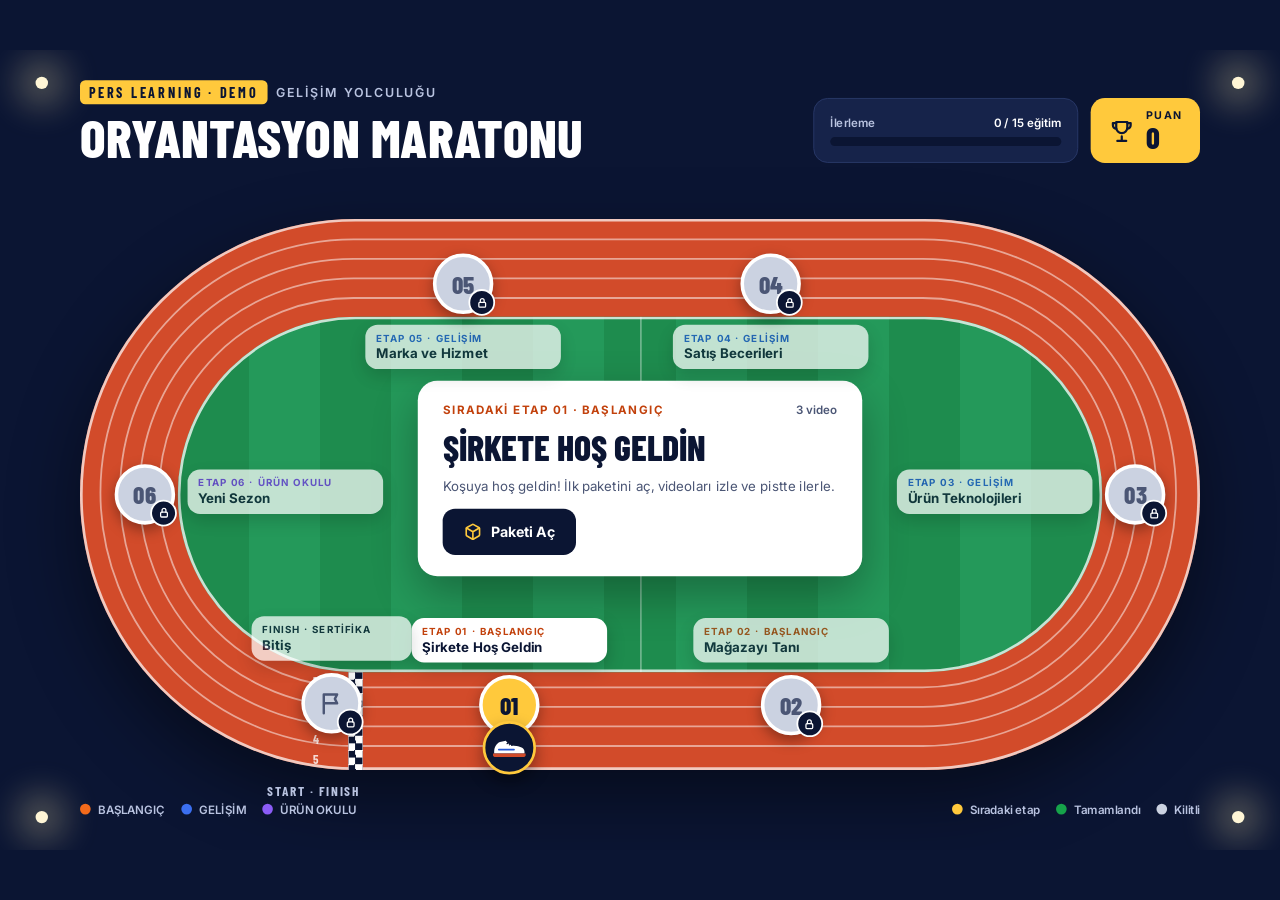
<file: games/oryantasyon.html>
<!doctype html>
<html lang="tr">
<head>
<meta charset="utf-8">
<meta name="viewport" content="width=device-width, initial-scale=1">
<title>Oryantasyon Maratonu — Pers Learning demo</title>
<link rel="preconnect" href="https://fonts.googleapis.com">
<link href="https://fonts.googleapis.com/css2?family=Barlow+Condensed:wght@600;700;800&family=Inter:wght@400;500;600;700&display=swap" rel="stylesheet">
<style>
html,body{margin:0;height:100%;background:#0B1533;overflow:hidden}
#fit{position:fixed;inset:0;display:flex;align-items:center;justify-content:center}
#stage{position:relative;width:1440px;height:900px;flex:none;overflow:hidden;background:#0B1533;font-family:Inter,system-ui,sans-serif;color:#fff;transform-origin:center center}
@keyframes pulse{0%{box-shadow:0 0 0 0 rgba(255,201,60,.8)}100%{box-shadow:0 0 0 24px rgba(255,201,60,0)}}
.pulse{animation:pulse 1.5s ease-out infinite}
@keyframes bob{from{transform:translateY(0)}to{transform:translateY(-5px)}}
.bob{animation:bob .32s ease-in-out infinite alternate}
@keyframes glow{from{opacity:.55}to{opacity:1}}
.glow{animation:glow 2.4s ease-in-out infinite alternate}
@keyframes rise{from{opacity:0;transform:translateY(8px)}to{opacity:1;transform:translateY(0)}}
.rise{animation:rise .45s ease-out both}
@keyframes dash{from{transform:translateX(0);opacity:1}to{transform:translateX(-14px);opacity:0}}
.dash{animation:dash .4s linear infinite}
.stn{transition:transform .2s ease}
.stn:hover:not(:disabled){transform:scale(1.08)}
.cta{transition:transform .15s ease,filter .15s ease}
.cta:hover:not(:disabled){transform:translateY(-2px);filter:brightness(1.05)}
button:disabled{cursor:default}
.light{position:absolute;width:14px;height:14px;border-radius:50%;background:#FFF6D6;box-shadow:0 0 40px 18px rgba(255,236,170,.33)}
.lane{position:absolute;border:2px solid rgba(255,255,255,.5);box-sizing:border-box}
.leg{display:flex;align-items:center;gap:8px}.leg i{width:12px;height:12px;border-radius:50%;display:block}
</style>
</head>
<body>
<div id="fit"><div id="stage">
  <div class="light glow" style="left:40px;top:30px"></div><div class="light glow" style="right:40px;top:30px"></div>
  <div class="light glow" style="left:40px;bottom:30px"></div><div class="light glow" style="right:40px;bottom:30px"></div>

  <div style="position:absolute;left:90px;right:90px;top:34px;display:flex;align-items:flex-end;justify-content:space-between;gap:24px">
    <div style="display:flex;flex-direction:column;gap:6px">
      <div style="display:flex;align-items:center;gap:10px">
        <span style="font-family:'Barlow Condensed',sans-serif;font-weight:700;font-size:16px;letter-spacing:3px;color:#0B1533;background:#FFC93C;padding:4px 10px;border-radius:6px">PERS LEARNING · DEMO</span>
        <span style="font-size:14px;font-weight:600;letter-spacing:2px;color:#B9C3E0">GELİŞİM YOLCULUĞU</span>
      </div>
      <h1 style="margin:0;font-family:'Barlow Condensed',sans-serif;font-weight:800;font-size:60px;line-height:1;letter-spacing:.5px;text-transform:uppercase">Oryantasyon Maratonu</h1>
    </div>
    <div style="display:flex;align-items:stretch;gap:14px">
      <div style="display:flex;flex-direction:column;justify-content:center;gap:8px;width:260px;padding:14px 18px;background:#16234A;border:1px solid #2A3A6B;border-radius:16px">
        <div style="display:flex;justify-content:space-between;font-size:13px;font-weight:600;color:#B9C3E0"><span>İlerleme</span><span style="color:#fff"><span id="wc">0</span> / 15 eğitim</span></div>
        <div style="height:10px;border-radius:6px;background:#0B1533;overflow:hidden"><div id="bar" style="height:10px;width:0;background:#FFC93C;border-radius:6px;transition:width .6s ease"></div></div>
      </div>
      <div style="display:flex;align-items:center;gap:12px;padding:12px 20px;background:#FFC93C;color:#0B1533;border-radius:16px">
        <svg width="30" height="30" viewBox="0 0 24 24" fill="none" stroke="#0B1533" stroke-width="2" stroke-linecap="round" stroke-linejoin="round"><path d="M8 21h8M12 17v4M7 4h10v5a5 5 0 0 1-10 0V4z"/><path d="M17 5h3v2a3 3 0 0 1-3 3M7 5H4v2a3 3 0 0 0 3 3"/></svg>
        <div style="display:flex;flex-direction:column"><span style="font-size:12px;font-weight:700;letter-spacing:1.5px">PUAN</span><span id="score" style="font-family:'Barlow Condensed',sans-serif;font-weight:800;font-size:34px;line-height:1">0</span></div>
      </div>
    </div>
  </div>

  <div style="position:absolute;left:90px;top:190px;width:1260px;height:620px;border-radius:310px;background:#D24B2A;box-shadow:0 30px 80px rgba(0,0,0,.45),inset 0 0 0 3px rgba(255,255,255,.7)"></div>
  <div class="lane" style="left:112px;top:212px;width:1212px;height:572px;border-radius:288px"></div>
  <div class="lane" style="left:134px;top:234px;width:1168px;height:528px;border-radius:266px"></div>
  <div class="lane" style="left:156px;top:256px;width:1124px;height:484px;border-radius:244px"></div>
  <div class="lane" style="left:178px;top:278px;width:1080px;height:440px;border-radius:222px"></div>
  <div style="position:absolute;left:200px;top:300px;width:1040px;height:400px;border-radius:200px;overflow:hidden;background:repeating-linear-gradient(90deg,#1E8C4E 0 80px,#24995A 80px 160px);box-shadow:inset 0 0 0 3px rgba(255,255,255,.75)">
    <div style="position:absolute;left:520px;top:0;width:2px;height:400px;background:rgba(255,255,255,.35)"></div>
    <div style="position:absolute;left:445px;top:125px;width:150px;height:150px;border-radius:50%;border:2px solid rgba(255,255,255,.35);box-sizing:border-box"></div>
  </div>
  <div style="position:absolute;left:392px;top:700px;width:16px;height:110px;background-color:#fff;background-image:repeating-conic-gradient(#0B1533 0 25%,#fff 0 50%);background-size:16px 16px"></div>
  <div style="position:absolute;left:300px;top:824px;font-family:'Barlow Condensed',sans-serif;font-weight:700;font-size:15px;letter-spacing:2px;color:#B9C3E0">START · FINISH</div>
  <div style="position:absolute;left:352px;top:702px;display:flex;flex-direction:column;gap:6px;font-family:'Barlow Condensed',sans-serif;font-weight:700;font-size:14px;color:rgba(255,255,255,.8);line-height:16px"><span>1</span><span>2</span><span>3</span><span>4</span><span>5</span></div>

  <div id="center" style="position:absolute;left:470px;top:372px;width:500px;display:flex;flex-direction:column;align-items:center;gap:12px"></div>
  <div id="stations"></div>

  <div id="runner" style="position:absolute;width:60px;height:60px;z-index:20;pointer-events:none">
    <div class="bob" style="width:60px;height:60px">
      <div id="flip" style="width:60px;height:60px;border-radius:50%;background:#0B1533;border:3px solid #FFC93C;box-sizing:border-box;display:flex;align-items:center;justify-content:center;box-shadow:0 8px 18px rgba(0,0,0,.4)">
        <svg width="42" height="28" viewBox="0 0 64 40"><path d="M6 27C6 19 10 12 16 10l10-2c4 6 10 8 18 9 8 1 14 4 14 10v3H6z" fill="#fff"/><path d="M4 30h56v3c0 2-2 3-4 3H8c-2 0-4-1-4-3z" fill="#D24B2A"/><path d="M28 13l4-3M32 15l4-3M36 16l4-3" stroke="#0B1533" stroke-width="2" stroke-linecap="round"/><path d="M14 23h26" stroke="#2557D6" stroke-width="3" stroke-linecap="round"/></svg>
      </div>
    </div>
    <div id="trail" style="position:absolute;top:18px;display:none;flex-direction:column;gap:6px">
      <span class="dash" style="display:block;width:18px;height:3px;border-radius:2px;background:#fff"></span>
      <span class="dash" style="display:block;width:12px;height:3px;border-radius:2px;background:#fff;margin-left:6px"></span>
      <span class="dash" style="display:block;width:18px;height:3px;border-radius:2px;background:#fff"></span>
    </div>
  </div>

  <div style="position:absolute;left:90px;right:90px;top:846px;display:flex;align-items:center;justify-content:space-between;gap:16px;font-size:13px;font-weight:600;color:#B9C3E0">
    <div style="display:flex;align-items:center;gap:18px"><span class="leg"><i style="background:#F26A1B"></i>BAŞLANGIÇ</span><span class="leg"><i style="background:#3B6FF0"></i>GELİŞİM</span><span class="leg"><i style="background:#8B5CF6"></i>ÜRÜN OKULU</span></div>
    <div style="display:flex;align-items:center;gap:18px"><span class="leg"><i style="background:#FFC93C"></i>Sıradaki etap</span><span class="leg"><i style="background:#16A34A"></i>Tamamlandı</span><span class="leg"><i style="background:#CBD2E1"></i>Kilitli</span></div>
  </div>

  <div id="modal"></div>
</div></div>
<script>
var PH={START:{name:'BAŞLANGIÇ',color:'#C2410C',dot:'#F26A1B'},PLUS:{name:'GELİŞİM',color:'#2557D6',dot:'#3B6FF0'},URUN:{name:'ÜRÜN OKULU',color:'#7C3AED',dot:'#8B5CF6'}};
var PKGS=[
 {ph:'START',title:'Şirkete Hoş Geldin',items:['Aramıza Hoş Geldin','İK Sana Nasıl Destek Oluyor?',"İşin DNA'sı"]},
 {ph:'START',title:'Mağazayı Tanı',items:['Mağaza Turu','Kasa ve Ödeme Adımları']},
 {ph:'PLUS',title:'Ürün Teknolojileri',items:['Malzeme Rehberi','Ürünün Anatomisi','Bakım ve İade Süreci']},
 {ph:'PLUS',title:'Satış Becerileri',items:['Müşteriyi Karşılama','İhtiyaç Analizi']},
 {ph:'PLUS',title:'Marka ve Hizmet',items:['Marka Hikâyemiz','Müşteri Deneyimi Standartları']},
 {ph:'URUN',title:'Yeni Sezon',items:['Sezon Koleksiyonu','Tekstil Ürünleri','Kampanya Ürünleri']}];
var ST=[{f:.06,side:'up'},{f:.17,side:'up'},{f:.361,side:'left'},{f:.56,side:'down'},{f:.68,side:'down'},{f:.861,side:'right'},{f:.99,side:'up',w:180}];
var S,raf,tt;
function init(){S={done:0,open:null,finish:false,watched:{},pos:.06,moving:false,score:0,flip:1,toast:''}}
function $(i){return document.getElementById(i)}
function pad(n){return(n<10?'0':'')+n}
function pt(f,dr){var cx=720,cy=500,h=320,r=255,R=r+dr,L=2*h,C=Math.PI*r,P=2*L+2*C,s=(((f%1)+1)%1)*P;
 if(s<L)return{x:cx-h+s,y:cy+R};s-=L;
 if(s<C){var a=s/r;return{x:cx+h+R*Math.sin(a),y:cy+R*Math.cos(a)}}s-=C;
 if(s<L)return{x:cx+h-s,y:cy-R};s-=L;var b=s/r;return{x:cx-h-R*Math.sin(b),y:cy-R*Math.cos(b)}}
function wcount(){return Object.keys(S.watched).length}

function renderHUD(){$('wc').textContent=wcount();$('bar').style.width=Math.round(wcount()/15*100)+'%';$('score').textContent=S.score}
function renderRunner(){var p=pt(S.pos,30),r=$('runner');r.style.left=(p.x-30)+'px';r.style.top=(p.y-30)+'px';
 $('flip').style.transform='scaleX('+S.flip+')';var t=$('trail');t.style.display=S.moving?'flex':'none';t.style.left=(S.flip===1?-22:64)+'px';t.style.transform='scaleX('+S.flip+')'}
function renderCenter(){var c;
 if(S.done<6){var pk=PKGS[S.done],ph=PH[pk.ph];
  c={eb:'SIRADAKİ ETAP '+pad(S.done+1)+' · '+ph.name,meta:pk.items.length+' video',title:pk.title,
   sub:S.moving?'Koşuyorsun… bir sonraki istasyona ilerliyorsun.':(S.done===0?'Koşuya hoş geldin! İlk paketini aç, videoları izle ve pistte ilerle.':'Harika gidiyorsun. Sıradaki paketi aç, videoları tamamla, bir sonraki etaba koş.'),cta:'Paketi Aç',col:ph.color}}
 else c={eb:'TÜM ETAPLAR TAMAM',meta:'15 / 15',title:'Bitiş Çizgisi',sub:'Son düzlüğe girdin. Bitişe bas ve koşunu tamamla.',cta:'Bitişe Koş',col:'#16A34A'};
 $('center').innerHTML=(S.toast?'<div class="rise" style="padding:8px 16px;background:#FFC93C;color:#0B1533;border-radius:999px;font-weight:700;font-size:15px">'+S.toast+'</div>':'')+
 '<div style="width:100%;box-sizing:border-box;padding:24px 28px;background:#fff;color:#0B1533;border-radius:22px;box-shadow:0 20px 50px rgba(0,0,0,.3);display:flex;flex-direction:column;gap:14px">'+
 '<div style="display:flex;align-items:center;justify-content:space-between"><span style="font-size:13px;font-weight:700;letter-spacing:1.5px;color:'+c.col+'">'+c.eb+'</span><span style="font-size:13px;font-weight:600;color:#4B5675">'+c.meta+'</span></div>'+
 '<div style="font-family:\'Barlow Condensed\',sans-serif;font-weight:800;font-size:40px;line-height:1;text-transform:uppercase">'+c.title+'</div>'+
 '<div style="font-size:15px;line-height:1.45;color:#4B5675">'+c.sub+'</div>'+
 '<button class="cta" id="mainCta" '+(S.moving?'disabled':'')+' style="align-self:flex-start;display:flex;align-items:center;gap:10px;height:52px;padding:0 24px;border:0;border-radius:14px;background:#0B1533;color:#fff;font-family:Inter,sans-serif;font-size:16px;font-weight:700;cursor:pointer">'+
 '<svg width="20" height="20" viewBox="0 0 24 24" fill="none" stroke="#FFC93C" stroke-width="2.2" stroke-linecap="round" stroke-linejoin="round"><path d="M21 8v8a2 2 0 0 1-1 1.7l-7 4a2 2 0 0 1-2 0l-7-4A2 2 0 0 1 3 16V8a2 2 0 0 1 1-1.7l7-4a2 2 0 0 1 2 0l7 4A2 2 0 0 1 21 8z"/><path d="M3.3 7 12 12l8.7-5M12 22V12"/></svg><span>'+c.cta+'</span></button></div>';
 $('mainCta').onclick=function(){openStation(S.done)}}
function renderStations(){var h='';
 ST.forEach(function(s,i){var p=pt(s.f,-18),fin=i===6,pk=PKGS[i],ph=pk?PH[pk.ph]:null,done=i<S.done,act=i===S.done&&!S.moving,locked=i>S.done,w=s.w||220;
  var lx=p.x-w/2,ly=p.y-34-64;if(s.side==='down')ly=p.y+34+12;if(s.side==='left'){lx=p.x-34-14-w;ly=p.y-28}if(s.side==='right'){lx=p.x+34+14;ly=p.y-28}
  h+='<div style="position:absolute;left:'+lx+'px;top:'+ly+'px;width:'+w+'px;box-sizing:border-box;padding:8px 12px;background:#fff;border-radius:14px;box-shadow:0 8px 20px rgba(0,0,0,.22);opacity:'+(locked?.72:1)+';display:flex;flex-direction:column;gap:2px;pointer-events:none">'+
   '<span style="font-size:11px;font-weight:700;letter-spacing:1.2px;color:'+(fin?'#0B1533':ph.color)+'">'+(fin?'FINISH · SERTİFİKA':'ETAP '+pad(i+1)+' · '+ph.name)+'</span>'+
   '<span style="font-size:15px;font-weight:700;color:#0B1533;line-height:1.2">'+(fin?'Bitiş':pk.title)+'</span></div>';
  var inner=done?'<svg width="32" height="32" viewBox="0 0 24 24" fill="none" stroke="#fff" stroke-width="3" stroke-linecap="round" stroke-linejoin="round"><path d="M5 12.5l4.5 4.5L19 7.5"/></svg>'
   :fin?'<svg width="30" height="30" viewBox="0 0 24 24" fill="none" stroke="currentColor" stroke-width="2.2" stroke-linecap="round" stroke-linejoin="round"><path d="M5 21V4M5 4h12l-2 4 2 4H5"/></svg>':'<span>'+pad(i+1)+'</span>';
  if(locked)inner+='<span style="position:absolute;right:-6px;bottom:-6px;width:26px;height:26px;border-radius:50%;background:#0B1533;border:2px solid #fff;display:flex;align-items:center;justify-content:center"><svg width="13" height="13" viewBox="0 0 24 24" fill="none" stroke="#fff" stroke-width="2.6" stroke-linecap="round" stroke-linejoin="round"><rect x="5" y="11" width="14" height="10" rx="2"/><path d="M8 11V7a4 4 0 0 1 8 0v4"/></svg></span>';
  h+='<button class="stn '+(act?'pulse':'')+'" data-i="'+i+'" '+(locked?'disabled':'')+' aria-label="'+(fin?'Bitiş':'Etap '+(i+1)+': '+pk.title)+'" style="position:absolute;left:'+(p.x-34)+'px;top:'+(p.y-34)+'px;width:68px;height:68px;border-radius:50%;border:4px solid #fff;background:'+(done?'#16A34A':i===S.done?'#FFC93C':'#CBD2E1')+';color:'+(i===S.done?'#0B1533':'#4B5675')+';display:flex;align-items:center;justify-content:center;padding:0;cursor:'+(locked?'not-allowed':'pointer')+';box-shadow:0 6px 16px rgba(0,0,0,.35);font-family:\'Barlow Condensed\',sans-serif;font-weight:800;font-size:28px">'+inner+'</button>'});
 $('stations').innerHTML=h;
 document.querySelectorAll('.stn').forEach(function(b){b.onclick=function(){openStation(+b.dataset.i)}})}
function renderModal(){var m=$('modal');
 if(S.finish){m.innerHTML='<div style="position:absolute;inset:0;z-index:50;background:rgba(6,12,32,.78);display:flex;align-items:center;justify-content:center"><div class="rise" role="dialog" style="width:520px;padding:36px;box-sizing:border-box;background:#fff;color:#0B1533;border-radius:26px;display:flex;flex-direction:column;align-items:center;gap:14px;text-align:center">'+
  '<div style="width:96px;height:96px;border-radius:50%;background:#FFC93C;display:flex;align-items:center;justify-content:center"><svg width="52" height="52" viewBox="0 0 24 24" fill="none" stroke="#0B1533" stroke-width="2" stroke-linecap="round" stroke-linejoin="round"><circle cx="12" cy="9" r="6"/><path d="M9 14.5 7 22l5-3 5 3-2-7.5"/></svg></div>'+
  '<span style="font-family:\'Barlow Condensed\',sans-serif;font-weight:800;font-size:46px;line-height:1;text-transform:uppercase">Bitiş çizgisi!</span>'+
  '<span style="font-size:16px;line-height:1.5;color:#4B5675">Oryantasyon maratonunu tamamladın. Toplam puanın <b style="color:#0B1533">'+S.score+'</b>.</span>'+
  '<span style="font-size:13px;color:#6B7591">Bu bir Pers Learning demosudur. Etaplar, videolar ve görünüm kurumunuza göre uyarlanır; SCORM olarak her LMS’e yüklenir.</span>'+
  '<button class="cta" id="restart" style="height:52px;padding:0 26px;border-radius:14px;border:0;background:#0B1533;color:#fff;font-family:Inter,sans-serif;font-size:15px;font-weight:700;cursor:pointer">Yeniden başla</button></div></div>';
  $('restart').onclick=restart;return}
 if(S.open===null){m.innerHTML='';return}
 var i=S.open,pk=PKGS[i],ph=PH[pk.ph],wc=0;
 var items=pk.items.map(function(t,j){var w=!!S.watched[i+'-'+j];if(w)wc++;
  return '<div style="display:flex;align-items:center;gap:14px;padding:12px 14px;border-radius:16px;background:#F3F5FA">'+
  '<span style="width:44px;height:44px;border-radius:12px;background:'+ph.dot+';color:#fff;flex:none;display:flex;align-items:center;justify-content:center;font-family:\'Barlow Condensed\',sans-serif;font-weight:800;font-size:20px">'+pad(j+1)+'</span>'+
  '<div style="flex:1;min-width:0;display:flex;flex-direction:column;gap:2px"><span style="font-size:15px;font-weight:700">'+t+'</span><span style="font-size:13px;color:#4B5675">Video · Etkinlik</span></div>'+
  '<button class="watch" data-j="'+j+'" style="flex:none;height:44px;min-width:112px;padding:0 16px;border-radius:12px;border:0;background:'+(w?'#DCFCE7':'#0B1533')+';color:'+(w?'#166534':'#fff')+';font-family:Inter,sans-serif;font-size:14px;font-weight:700;display:flex;align-items:center;justify-content:center;gap:8px;cursor:pointer">'+
  '<svg width="16" height="16" viewBox="0 0 24 24" fill="none" stroke="currentColor" stroke-width="2.4" stroke-linecap="round" stroke-linejoin="round"><path d="'+(w?'M5 12.5l4.5 4.5L19 7.5':'M7 4.5v15l12-7.5z')+'"/></svg><span>'+(w?'İzlendi':'İzle')+'</span></button></div>'}).join('');
 var ready=wc===pk.items.length,review=i<S.done;
 m.innerHTML='<div style="position:absolute;inset:0;z-index:50;background:rgba(6,12,32,.74);display:flex;align-items:center;justify-content:center"><div class="rise" role="dialog" style="width:600px;background:#fff;color:#0B1533;border-radius:26px;overflow:hidden;box-shadow:0 30px 80px rgba(0,0,0,.5)">'+
 '<div style="position:relative;padding:26px 30px 22px;background:'+ph.color+';color:#fff;display:flex;flex-direction:column;gap:6px"><span style="font-size:13px;font-weight:700;letter-spacing:1.5px">ETAP '+pad(i+1)+' · '+ph.name+'</span>'+
 '<span style="font-family:\'Barlow Condensed\',sans-serif;font-weight:800;font-size:42px;line-height:1;text-transform:uppercase">'+pk.title+'</span>'+
 '<span style="font-size:14px;font-weight:500">'+pk.items.length+' video · her video +10 puan · paket bonusu +20</span>'+
 '<button id="close" aria-label="Kapat" style="position:absolute;right:18px;top:18px;width:44px;height:44px;border-radius:50%;border:0;background:rgba(255,255,255,.2);display:flex;align-items:center;justify-content:center;cursor:pointer"><svg width="20" height="20" viewBox="0 0 24 24" fill="none" stroke="#fff" stroke-width="2.4" stroke-linecap="round"><path d="M6 6l12 12M18 6L6 18"/></svg></button></div>'+
 '<div style="padding:18px 22px;display:flex;flex-direction:column;gap:10px">'+items+'</div>'+
 '<div style="padding:6px 22px 24px;display:flex;align-items:center;justify-content:space-between;gap:16px"><span style="font-size:14px;font-weight:600;color:#4B5675">'+wc+' / '+pk.items.length+' izlendi</span>'+
 '<button class="cta" id="complete" '+(ready?'':'disabled')+' style="height:52px;padding:0 22px;border-radius:14px;border:0;background:'+(ready?'#FFC93C':'#E5E8F0')+';color:'+(ready?'#0B1533':'#6B7591')+';font-family:Inter,sans-serif;font-size:15px;font-weight:700;cursor:pointer;display:flex;align-items:center;gap:10px"><span>'+(review?'Kapat':ready?'Paketi kapat ve koş':'Önce videoları izle')+'</span>'+
 '<svg width="18" height="18" viewBox="0 0 24 24" fill="none" stroke="currentColor" stroke-width="2.4" stroke-linecap="round" stroke-linejoin="round"><path d="M5 12h14M13 6l6 6-6 6"/></svg></button></div></div></div>';
 $('close').onclick=function(){S.open=null;renderModal()};
 $('complete').onclick=completePkg;
 document.querySelectorAll('.watch').forEach(function(b){b.onclick=function(){watch(i,+b.dataset.j)}})}
function renderAll(){renderHUD();renderRunner();renderCenter();renderStations();renderModal()}

function openStation(i){if(S.moving||i>S.done)return;if(i===6){S.finish=true;renderModal();return}S.open=i;renderModal()}
function watch(i,j){var k=i+'-'+j;if(S.watched[k])return;S.watched[k]=true;S.score+=10;renderHUD();renderModal()}
function completePkg(){var i=S.open;if(i===null)return;if(i<S.done){S.open=null;renderModal();return}
 var next=i+1;S.toast=next===6?'+20 bonus · Bitiş çizgisine koş!':'+20 bonus · Etap '+pad(next+1)+' açıldı!';
 S.open=null;S.done=next;S.score+=20;S.moving=true;renderAll();
 clearTimeout(tt);tt=setTimeout(function(){S.toast='';renderCenter()},2800);
 run(ST[i].f,ST[next].f)}
function run(from,to){var t0=performance.now(),dur=1900;cancelAnimationFrame(raf);
 (function step(now){var k=Math.min(1,(now-t0)/dur),e=k<.5?2*k*k:1-Math.pow(-2*k+2,2)/2,pos=from+(to-from)*e;
  var a=pt(S.pos,30),b=pt(pos,30);if(b.x<a.x-.05)S.flip=-1;else if(b.x>a.x+.05)S.flip=1;S.pos=pos;renderRunner();
  if(k<1)raf=requestAnimationFrame(step);else{S.moving=false;S.flip=1;renderAll()}})(t0)}
function restart(){cancelAnimationFrame(raf);init();renderAll()}

function fit(){var s=Math.min(innerWidth/1440,innerHeight/900);$('stage').style.transform='scale('+s+')'}
addEventListener('resize',fit);fit();init();renderAll();
</script>
</body>
</html>
</file>
<file: games/penalti/style.css>
:root{
  --bg:#0b1028; --bg2:#141b3d; --card:#ffffff; --ink:#151a33; --muted:#6b7190;
  --accent:#c6ff3d; --accent-ink:#0b1028; --pitch1:#1f8a4c; --pitch2:#23995a;
  --keeper:#ff6b3d; --ok:#22c55e; --bad:#ef4444; --gold:#ffc83d;
  --r:18px;
  font-family: system-ui,-apple-system,"Segoe UI",Roboto,"Helvetica Neue",Arial,sans-serif;
}
*{box-sizing:border-box;-webkit-tap-highlight-color:transparent}
html,body{margin:0;height:100%;background:var(--bg);color:#fff;overscroll-behavior:none}
body{background:
  radial-gradient(1200px 600px at 50% -10%, #2a3a8a 0%, transparent 60%),
  radial-gradient(600px 400px at 10% 110%, #1d6b45 0%, transparent 60%), var(--bg);}
#app{max-width:560px;margin:0 auto;min-height:100%;height:100dvh;position:relative;overflow:hidden}
.screen{display:none;flex-direction:column;height:100%;padding:16px;gap:14px;overflow-y:auto}
.screen.active{display:flex}
.hidden{display:none!important}

/* ---------- giriş ---------- */
.brand{display:flex;align-items:center;gap:16px;margin-top:8px}
.brand-ball{width:72px;height:72px;flex:none;border-radius:50%;background:url("data:image/svg+xml;utf8,<svg xmlns='http://www.w3.org/2000/svg' viewBox='0 0 100 100'><circle cx='50' cy='50' r='48' fill='white' stroke='%23111' stroke-width='3'/><polygon points='50,30 66,42 60,61 40,61 34,42' fill='%23111'/><path d='M50 30V4M66 42L92 34M60 61L76 84M40 61L24 84M34 42L8 34' stroke='%23111' stroke-width='3'/></svg>") center/cover;animation:spin 6s linear infinite;box-shadow:0 0 0 6px rgba(198,255,61,.15)}
@keyframes spin{to{transform:rotate(360deg)}}
.brand-kicker{font-size:12px;letter-spacing:.3em;color:var(--accent);font-weight:800}
h1{margin:2px 0 0;font-size:40px;line-height:.92;font-weight:900;letter-spacing:-.02em;font-style:italic}
.card{background:var(--card);color:var(--ink);border-radius:var(--r);padding:18px;box-shadow:0 20px 50px rgba(0,0,0,.35)}
.hello{font-size:18px}
.rules{color:var(--muted);font-size:14px;line-height:1.45;margin:8px 0 14px}
.rules b{color:var(--ink)}
.field{display:flex;flex-direction:column;gap:6px;margin-bottom:12px}
.field label{font-size:12px;font-weight:700;color:var(--muted);text-transform:uppercase;letter-spacing:.06em}
.field select,.field input{font:inherit;font-size:16px;padding:12px 14px;border-radius:12px;border:2px solid #e3e6f2;background:#f6f7fb;color:var(--ink);outline:none}
.field select:focus,.field input:focus{border-color:#3d5afe}
.store-known{display:flex;align-items:center;gap:10px;background:#f3f5ff;border-radius:12px;padding:10px 12px;margin-bottom:12px}
.store-known span{font-size:20px}
.store-known small{display:block;font-size:11px;font-weight:700;color:var(--muted);letter-spacing:.06em}
.store-known b{font-size:15px}
.score-key{display:grid;grid-template-columns:repeat(3,1fr);gap:8px;margin:4px 0 16px}
.score-key div{background:#f3f5ff;border-radius:12px;padding:10px 6px;text-align:center;font-size:11px;color:var(--muted);font-weight:600}
.score-key span{display:block;font-size:20px;font-weight:900;color:#3d5afe;margin-bottom:2px}
.btn{width:100%;border:0;border-radius:14px;padding:16px;font:inherit;font-weight:900;font-size:16px;letter-spacing:.04em;cursor:pointer;transition:transform .1s,opacity .2s}
.btn:active{transform:scale(.98)}
.btn.primary{background:var(--accent);color:var(--accent-ink);box-shadow:0 6px 0 #8fbf1f}
.btn.primary:disabled{opacity:.4;cursor:not-allowed}
.btn.ghost{background:transparent;color:#3d5afe;margin-top:6px;font-weight:700}
.screen > .btn.ghost{color:#c9d0ff}
.demo-note{font-size:12px;text-align:center;color:#9aa3d6}

/* ---------- HUD ---------- */
.hud{display:flex;align-items:center;justify-content:space-between;gap:8px}
.hud-box{background:var(--bg2);border-radius:12px;padding:6px 12px;min-width:76px}
.hud-box.right{text-align:right}
.hud-box small{display:block;font-size:10px;letter-spacing:.15em;color:#9aa3d6;font-weight:700}
.hud-box b{font-size:22px;font-variant-numeric:tabular-nums}
.hud-dots{display:flex;gap:5px;flex-wrap:wrap;justify-content:center}
.dot{width:14px;height:14px;border-radius:50%;background:#2a3260;border:2px solid #3a4480}
.dot.now{border-color:var(--accent);box-shadow:0 0 0 3px rgba(198,255,61,.25)}
.dot.d-goal{background:var(--ok);border-color:var(--ok)}
.dot.d-saved{background:var(--gold);border-color:var(--gold)}
.dot.d-miss{background:var(--bad);border-color:var(--bad)}

/* ---------- saha ---------- */
.stage{position:relative;flex:1;min-height:0;display:flex;align-items:center;justify-content:center}
.pitch{position:relative;width:min(100%, calc((100dvh - 120px) * .78));aspect-ratio:3/4;border-radius:20px;overflow:hidden;
  background:repeating-linear-gradient(180deg,var(--pitch1) 0 9%,var(--pitch2) 9% 18%);touch-action:none;user-select:none;
  box-shadow:inset 0 0 80px rgba(0,0,0,.35),0 20px 40px rgba(0,0,0,.4)}
.crowd{position:absolute;left:0;top:0;width:100%;height:31%;display:block}
.boards{position:absolute;left:0;right:0;top:29.5%;height:4.2%;overflow:hidden;background:#05070f;border-top:2px solid #222b4a;border-bottom:2px solid #0b0f1e;
  box-shadow:0 4px 10px rgba(0,0,0,.35)}
.boards-track{display:flex;height:100%;width:max-content;animation:boards 14s linear infinite}
.boards-track span{display:flex;align-items:center;padding:0 18px;height:100%;font-weight:900;font-style:italic;letter-spacing:.08em;white-space:nowrap;
  font-size:clamp(8px,2.2vw,13px);color:#c6ff3d;text-shadow:0 0 6px rgba(198,255,61,.7);border-right:2px solid #111}
.boards-track span:nth-child(even){color:#fff;text-shadow:0 0 6px rgba(255,255,255,.6);background:#1d2a6b}
@keyframes boards{to{transform:translateX(-50%)}}
.goal-shadow{position:absolute;left:12%;width:76%;top:40%;height:5%;background:radial-gradient(closest-side,rgba(0,0,0,.35),transparent);pointer-events:none}
.goal{position:absolute;left:14%;width:72%;top:15%;height:27%;border:6px solid #f4f6fa;border-bottom:0;border-radius:3px 3px 0 0;box-shadow:inset 2px 2px 0 rgba(0,0,0,.18),2px 3px 0 rgba(0,0,0,.25)}
.net{position:absolute;inset:0;background:
  repeating-linear-gradient(90deg,rgba(255,255,255,.28) 0 1px,transparent 1px 12px),
  repeating-linear-gradient(0deg,rgba(255,255,255,.28) 0 1px,transparent 1px 12px),linear-gradient(rgba(0,0,0,.28),rgba(0,0,0,.05))}
.net.shake{animation:shake .5s}
@keyframes shake{25%{transform:translateY(-3px) scale(1.01)}50%{transform:translateY(2px)}75%{transform:translateY(-1px)}}
.keeper{position:absolute;left:50%;bottom:-2%;width:26%;transform:translateX(-50%);transform-origin:50% 85%;transition:transform .42s cubic-bezier(.2,.8,.3,1);z-index:2}
.keeper svg{display:block;width:100%;overflow:visible;filter:drop-shadow(0 2px 2px rgba(0,0,0,.25))}
.gk .body{animation:gkReady 1.1s ease-in-out infinite;transform-box:view-box;transform-origin:60px 160px}
@keyframes gkReady{0%,100%{transform:translateX(0) scaleY(1)}25%{transform:translateX(-3px) scaleY(.985)}50%{transform:translateX(0) scaleY(1)}75%{transform:translateX(3px) scaleY(.985)}}
.gk .arm{transition:transform .32s cubic-bezier(.2,.8,.3,1);transform-box:view-box}
.gk .arm-l{transform-origin:45px 46px}.gk .arm-r{transform-origin:75px 46px}
.gk .legs{transition:transform .32s;transform-box:view-box;transform-origin:60px 104px}
.keeper.diving .gk .body{animation:none}
.keeper.diving .arm-l{transform:rotate(112deg)}
.keeper.diving .arm-r{transform:rotate(-112deg)}
.keeper.diving.center .arm-l{transform:rotate(150deg)}
.keeper.diving.center .arm-r{transform:rotate(-150deg)}
.box-line{position:absolute;left:4%;right:4%;top:42%;height:32%;border:3px solid rgba(255,255,255,.55);border-top:0}
.spot{position:absolute;left:50%;top:81%;width:8px;height:8px;margin:-4px;border-radius:50%;background:#fff}
.ball{position:absolute;left:50%;top:79%;width:10%;aspect-ratio:1;transform:translate(-50%,-50%);border-radius:50%;z-index:3;cursor:grab;overflow:hidden;
  box-shadow:0 0 0 0 rgba(198,255,61,0)}
.ball-skin{position:absolute;inset:0;border-radius:50%;background:url("data:image/svg+xml,<svg xmlns='http://www.w3.org/2000/svg' viewBox='-50 -50 100 100'><circle r='48' fill='%23e9eaea'/><polygon points='-31.96,32.54 -33.99,32.20 -35.70,31.52 -37.04,30.50 -37.97,29.20 -35.39,31.81 -32.38,34.15 -29.04,36.13 -25.47,37.70 -22.38,40.48 -19.00,42.89 -15.42,44.85 -11.75,46.31 -12.95,46.22 -14.04,45.65 -14.99,44.60 -15.76,43.12 -20.12,41.11 -24.36,38.62 -28.35,35.74' fill='%2315171c' stroke='%239aa0a8' stroke-width='1.1' stroke-linejoin='round'/><polygon points='21.01,43.12 20.32,42.98 19.41,42.39 18.29,41.36 17.00,39.93 12.60,40.55 7.97,40.77 3.26,40.55 -1.39,39.93 -5.06,41.36 -8.75,42.39 -12.36,42.98 -15.76,43.12 -14.99,44.60 -14.04,45.65 -12.95,46.22 -11.75,46.31 -7.26,47.03 -2.61,47.28 2.07,47.03 6.64,46.31 10.39,46.22 14.12,45.65 17.69,44.60' fill='%23fbfbf8' stroke='%239aa0a8' stroke-width='1.1' stroke-linejoin='round'/><polygon points='47.63,1.67 47.91,-1.80 47.69,-5.32 46.98,-8.78 45.80,-12.09 45.33,-10.09 44.38,-7.95 42.96,-5.73 41.13,-3.49 41.51,1.30 41.46,6.18 40.98,10.99 40.08,15.59 41.73,16.64 42.97,17.55 43.76,18.26 44.09,18.78 45.68,14.73 46.82,10.44 47.47,6.04' fill='%2315171c' stroke='%239aa0a8' stroke-width='1.1' stroke-linejoin='round'/><polygon points='-41.63,1.67 -43.80,0.85 -45.56,-0.00 -46.85,-0.85 -47.63,-1.67 -47.91,1.80 -47.69,5.32 -46.98,8.78 -45.80,12.09 -44.52,16.62 -42.76,21.08 -40.55,25.31 -37.97,29.20 -37.04,30.50 -35.70,31.52 -33.99,32.20 -31.96,32.54 -32.93,29.56 -33.57,26.20 -33.86,22.57 -33.79,18.78 -36.31,14.73 -38.50,10.44 -40.29,6.04' fill='%23fbfbf8' stroke='%239aa0a8' stroke-width='1.1' stroke-linejoin='round'/><polygon points='44.09,18.78 43.76,18.26 42.97,17.55 41.73,16.64 40.08,15.59 37.27,18.52 34.01,21.32 30.39,23.89 26.53,26.16 24.53,30.07 22.22,33.74 19.69,37.06 17.00,39.93 18.29,41.36 19.41,42.39 20.32,42.98 21.01,43.12 24.78,41.11 28.37,38.62 31.66,35.74 34.56,32.54 37.52,29.56 40.15,26.20 42.36,22.57' fill='%23fbfbf8' stroke='%239aa0a8' stroke-width='1.1' stroke-linejoin='round'/><polygon points='-6.64,-46.31 -10.39,-46.22 -14.12,-45.65 -17.69,-44.60 -21.01,-43.12 -24.78,-41.11 -28.37,-38.62 -31.66,-35.74 -34.56,-32.54 -33.58,-32.20 -32.22,-31.52 -30.53,-30.50 -28.56,-29.20 -24.62,-31.81 -20.35,-34.15 -15.86,-36.13 -11.30,-37.70 -10.30,-40.48 -9.16,-42.89 -7.93,-44.85' fill='%2315171c' stroke='%239aa0a8' stroke-width='1.1' stroke-linejoin='round'/><polygon points='-28.56,-29.20 -30.53,-30.50 -32.22,-31.52 -33.58,-32.20 -34.56,-32.54 -37.52,-29.56 -40.15,-26.20 -42.36,-22.57 -44.09,-18.78 -45.68,-14.73 -46.82,-10.44 -47.47,-6.04 -47.63,-1.67 -46.85,-0.85 -45.56,-0.00 -43.80,0.85 -41.63,1.67 -39.85,-1.80 -37.63,-5.32 -35.01,-8.78 -32.09,-12.09 -31.70,-16.62 -30.96,-21.08 -29.90,-25.31' fill='%23fbfbf8' stroke='%239aa0a8' stroke-width='1.1' stroke-linejoin='round'/><polygon points='37.97,-29.20 35.39,-31.81 32.38,-34.15 29.04,-36.13 25.47,-37.70 24.69,-36.11 23.63,-34.10 22.32,-31.74 20.81,-29.10 23.12,-25.21 25.24,-20.98 27.10,-16.52 28.64,-11.99 32.26,-10.02 35.62,-7.90 38.60,-5.70 41.13,-3.49 42.96,-5.73 44.38,-7.95 45.33,-10.09 45.80,-12.09 44.52,-16.62 42.76,-21.08 40.55,-25.31' fill='%23fbfbf8' stroke='%239aa0a8' stroke-width='1.1' stroke-linejoin='round'/><polygon points='25.47,-37.70 22.38,-40.48 19.00,-42.89 15.42,-44.85 11.75,-46.31 7.26,-47.03 2.61,-47.28 -2.07,-47.03 -6.64,-46.31 -7.93,-44.85 -9.16,-42.89 -10.30,-40.48 -11.30,-37.70 -7.99,-36.11 -4.53,-34.10 -1.03,-31.74 2.42,-29.10 7.13,-29.56 11.86,-29.71 16.46,-29.56 20.81,-29.10 22.32,-31.74 23.63,-34.10 24.69,-36.11' fill='%23fbfbf8' stroke='%239aa0a8' stroke-width='1.1' stroke-linejoin='round'/><polygon points='-3.22,26.16 -7.38,23.89 -11.56,21.32 -15.61,18.52 -19.42,15.59 -23.37,16.64 -27.17,17.55 -30.67,18.26 -33.79,18.78 -33.86,22.57 -33.57,26.20 -32.93,29.56 -31.96,32.54 -28.35,35.74 -24.36,38.62 -20.12,41.11 -15.76,43.12 -12.36,42.98 -8.75,42.39 -5.06,41.36 -1.39,39.93 -1.87,37.06 -2.35,33.74 -2.80,30.07' fill='%23fbfbf8' stroke='%239aa0a8' stroke-width='1.1' stroke-linejoin='round'/><polygon points='26.53,26.16 23.78,24.41 20.71,22.37 17.43,20.09 14.04,17.66 9.88,20.09 5.53,22.37 1.12,24.41 -3.22,26.16 -2.80,30.07 -2.35,33.74 -1.87,37.06 -1.39,39.93 3.26,40.55 7.97,40.77 12.60,40.55 17.00,39.93 19.69,37.06 22.22,33.74 24.53,30.07' fill='%2315171c' stroke='%239aa0a8' stroke-width='1.1' stroke-linejoin='round'/><polygon points='41.13,-3.49 38.60,-5.70 35.62,-7.90 32.26,-10.02 28.64,-11.99 25.65,-9.50 22.33,-6.85 18.77,-4.13 15.09,-1.42 15.06,3.40 14.87,8.29 14.53,13.09 14.04,17.66 17.43,20.09 20.71,22.37 23.78,24.41 26.53,26.16 30.39,23.89 34.01,21.32 37.27,18.52 40.08,15.59 40.98,10.99 41.46,6.18 41.51,1.30' fill='%23fbfbf8' stroke='%239aa0a8' stroke-width='1.1' stroke-linejoin='round'/><polygon points='-18.37,-3.49 -22.14,-5.73 -25.76,-7.95 -29.11,-10.09 -32.09,-12.09 -35.01,-8.78 -37.63,-5.32 -39.85,-1.80 -41.63,1.67 -40.29,6.04 -38.50,10.44 -36.31,14.73 -33.79,18.78 -30.67,18.26 -27.17,17.55 -23.37,16.64 -19.42,15.59 -19.46,10.99 -19.29,6.18 -18.92,1.30' fill='%2315171c' stroke='%239aa0a8' stroke-width='1.1' stroke-linejoin='round'/><polygon points='2.42,-29.10 -1.03,-31.74 -4.53,-34.10 -7.99,-36.11 -11.30,-37.70 -15.86,-36.13 -20.35,-34.15 -24.62,-31.81 -28.56,-29.20 -29.90,-25.31 -30.96,-21.08 -31.70,-16.62 -32.09,-12.09 -29.11,-10.09 -25.76,-7.95 -22.14,-5.73 -18.37,-3.49 -14.27,-5.70 -9.94,-7.90 -5.51,-10.02 -1.11,-11.99 -0.23,-16.52 0.67,-20.98 1.56,-25.21' fill='%23fbfbf8' stroke='%239aa0a8' stroke-width='1.1' stroke-linejoin='round'/><polygon points='20.81,-29.10 16.46,-29.56 11.86,-29.71 7.13,-29.56 2.42,-29.10 1.56,-25.21 0.67,-20.98 -0.23,-16.52 -1.11,-11.99 2.99,-9.50 7.14,-6.85 11.21,-4.13 15.09,-1.42 18.77,-4.13 22.33,-6.85 25.65,-9.50 28.64,-11.99 27.10,-16.52 25.24,-20.98 23.12,-25.21' fill='%2315171c' stroke='%239aa0a8' stroke-width='1.1' stroke-linejoin='round'/><polygon points='15.09,-1.42 11.21,-4.13 7.14,-6.85 2.99,-9.50 -1.11,-11.99 -5.51,-10.02 -9.94,-7.90 -14.27,-5.70 -18.37,-3.49 -18.92,1.30 -19.29,6.18 -19.46,10.99 -19.42,15.59 -15.61,18.52 -11.56,21.32 -7.38,23.89 -3.22,26.16 1.12,24.41 5.53,22.37 9.88,20.09 14.04,17.66 14.53,13.09 14.87,8.29 15.06,3.40' fill='%23fbfbf8' stroke='%239aa0a8' stroke-width='1.1' stroke-linejoin='round'/></svg>") center/100% 100%;}
.ball-skin.spin{animation:ballSpin .45s linear}
@keyframes ballSpin{to{transform:rotate(-720deg)}}
.ball::after{content:"";position:absolute;inset:0;border-radius:50%;pointer-events:none;
  background:radial-gradient(circle at 34% 28%,rgba(255,255,255,.85) 0,rgba(255,255,255,.25) 12%,rgba(255,255,255,0) 30%),
             radial-gradient(circle at 40% 36%,rgba(0,0,0,0) 45%,rgba(0,0,0,.28) 72%,rgba(0,0,0,.6) 100%)}
.ball-shadow{position:absolute;left:50%;top:81.2%;width:9%;height:2.2%;transform:translate(-50%,-50%);border-radius:50%;z-index:2;pointer-events:none;
  background:radial-gradient(closest-side,rgba(0,0,0,.55),rgba(0,0,0,0))}
.ball.ready{animation:pulse 1.1s ease-in-out infinite}
@keyframes pulse{50%{box-shadow:0 0 0 9px rgba(198,255,61,.35)}}
.aim{position:absolute;height:4px;background:linear-gradient(90deg,rgba(198,255,61,.1),var(--accent));transform-origin:0 50%;border-radius:4px;z-index:2;pointer-events:none}
.swipe-hint{position:absolute;left:50%;bottom:4%;transform:translateX(-50%);background:rgba(11,16,40,.8);padding:8px 14px;border-radius:999px;font-size:13px;font-weight:700;white-space:nowrap;display:flex;gap:6px;align-items:center}
.swipe-hint span{display:inline-block;animation:flick 1.2s ease-in-out infinite}
@keyframes flick{0%{transform:translateY(8px)}60%{transform:translateY(-10px)}100%{transform:translateY(8px)}}
.banner{position:absolute;left:50%;top:52%;transform:translate(-50%,-50%) scale(.6);opacity:0;font-size:44px;font-weight:900;font-style:italic;letter-spacing:-.02em;text-align:center;
  text-shadow:0 4px 0 rgba(0,0,0,.35);z-index:5;transition:transform .35s cubic-bezier(.2,1.6,.4,1),opacity .2s;white-space:nowrap;pointer-events:none}
.banner.show{transform:translate(-50%,-50%) scale(1);opacity:1}
.banner small{display:block;font-size:16px;font-style:normal;font-weight:800;margin-top:4px;color:#fff}
.banner.goal{color:var(--accent)} .banner.saved{color:var(--gold)} .banner.miss{color:#ff8a8a}

/* ---------- soru kartı ---------- */
.qcard{position:absolute;left:0;right:0;bottom:0;background:var(--card);color:var(--ink);border-radius:var(--r);padding:16px;box-shadow:0 -10px 40px rgba(0,0,0,.45);
  animation:up .35s cubic-bezier(.2,.9,.3,1);z-index:10;max-height:100%;overflow-y:auto}
@keyframes up{from{transform:translateY(40px);opacity:0}}
.q-top{display:flex;justify-content:space-between;align-items:center;font-size:12px;font-weight:800;letter-spacing:.1em;color:#3d5afe}
.timer{position:relative;display:flex;align-items:center;gap:8px;color:var(--ink)}
.timer i{display:block;width:90px;height:8px;border-radius:8px;background:#e8ebf5;overflow:hidden;position:relative}
.timer i::after{content:"";position:absolute;inset:0;width:var(--w,100%);background:var(--tc,#3d5afe);transition:width .25s linear}
.q-text{font-size:18px;font-weight:800;line-height:1.3;margin:12px 0 14px}
.q-opts{display:grid;gap:8px}
.opt{display:flex;align-items:center;gap:10px;text-align:left;font:inherit;font-size:15px;font-weight:600;color:var(--ink);background:#f3f5fb;border:2px solid #e3e6f2;border-radius:12px;padding:12px;cursor:pointer;transition:background .15s,border-color .15s}
.opt b{flex:none;width:26px;height:26px;border-radius:8px;display:grid;place-items:center;background:#fff;font-size:13px;color:#3d5afe}
.opt:hover{border-color:#b8c2ff}
.opt.correct{background:#dcfce7;border-color:var(--ok)}
.opt.wrong{background:#fee2e2;border-color:var(--bad)}
.opt:disabled{cursor:default}

/* ---------- maç sonu ---------- */
.end-head{text-align:center;padding-top:6px}
.end-head small{letter-spacing:.3em;color:var(--accent);font-weight:800;font-size:12px}
.end-score b{font-size:64px;font-weight:900;font-style:italic;line-height:1}
.end-score span{display:block;color:#9aa3d6;font-weight:700}
.end-stats{display:flex;justify-content:center;gap:10px;margin-top:12px}
.end-stats div{background:var(--bg2);border-radius:12px;padding:8px 14px;min-width:84px}
.end-stats b{display:block;font-size:22px}
.end-stats small{font-size:11px;letter-spacing:0;color:#9aa3d6;font-weight:600}
.end-msg{color:#c9d0ff;font-size:14px;margin:12px 0 0}
.board{padding:14px}
.tabs{display:grid;grid-template-columns:1fr 1fr;background:#eef0f8;border-radius:12px;padding:4px;gap:4px}
.tab{border:0;background:transparent;font:inherit;font-weight:800;font-size:14px;padding:10px;border-radius:9px;color:var(--muted);cursor:pointer}
.tab.active{background:#fff;color:var(--ink);box-shadow:0 2px 6px rgba(0,0,0,.08)}
.season{font-size:11px;color:var(--muted);text-align:center;margin:8px 0 4px;letter-spacing:.08em;text-transform:uppercase;font-weight:700}
.board-list{display:flex;flex-direction:column}
.row{display:grid;grid-template-columns:30px 1fr auto;gap:10px;align-items:center;padding:10px 4px;border-bottom:1px solid #eef0f6}
.row:last-child{border-bottom:0}
.row .rk{font-weight:900;color:var(--muted);text-align:center}
.row:nth-child(1) .rk{color:#d4a20a} .row:nth-child(2) .rk{color:#8a94a8} .row:nth-child(3) .rk{color:#b0703a}
.row .nm{font-weight:700;font-size:14px;overflow:hidden;text-overflow:ellipsis;white-space:nowrap}
.row .sub{display:block;font-weight:500;font-size:12px;color:var(--muted)}
.row .pt{font-weight:900;font-variant-numeric:tabular-nums}
.row.me{background:#f2ffd6;border-radius:10px}
.board-note{font-size:11.5px;color:var(--muted);line-height:1.4;margin:10px 2px 0}
.empty{color:var(--muted);text-align:center;padding:18px;font-size:14px}

/* Yatay / masaüstü: soru kartı sahanın yanına */
@media (min-width:900px) and (orientation:landscape){
  #app{max-width:1040px}
  #scr-game .stage{justify-content:flex-start;gap:24px}
  #scr-game .pitch{width:min(54%, calc((100dvh - 120px) * .78))}
  #scr-game .qcard{position:relative;flex:1;align-self:center;animation:none}
  #scr-start,#scr-end{max-width:560px;margin:0 auto}
}
@media (prefers-reduced-motion:reduce){*{animation:none!important;transition:none!important}}
</file>
